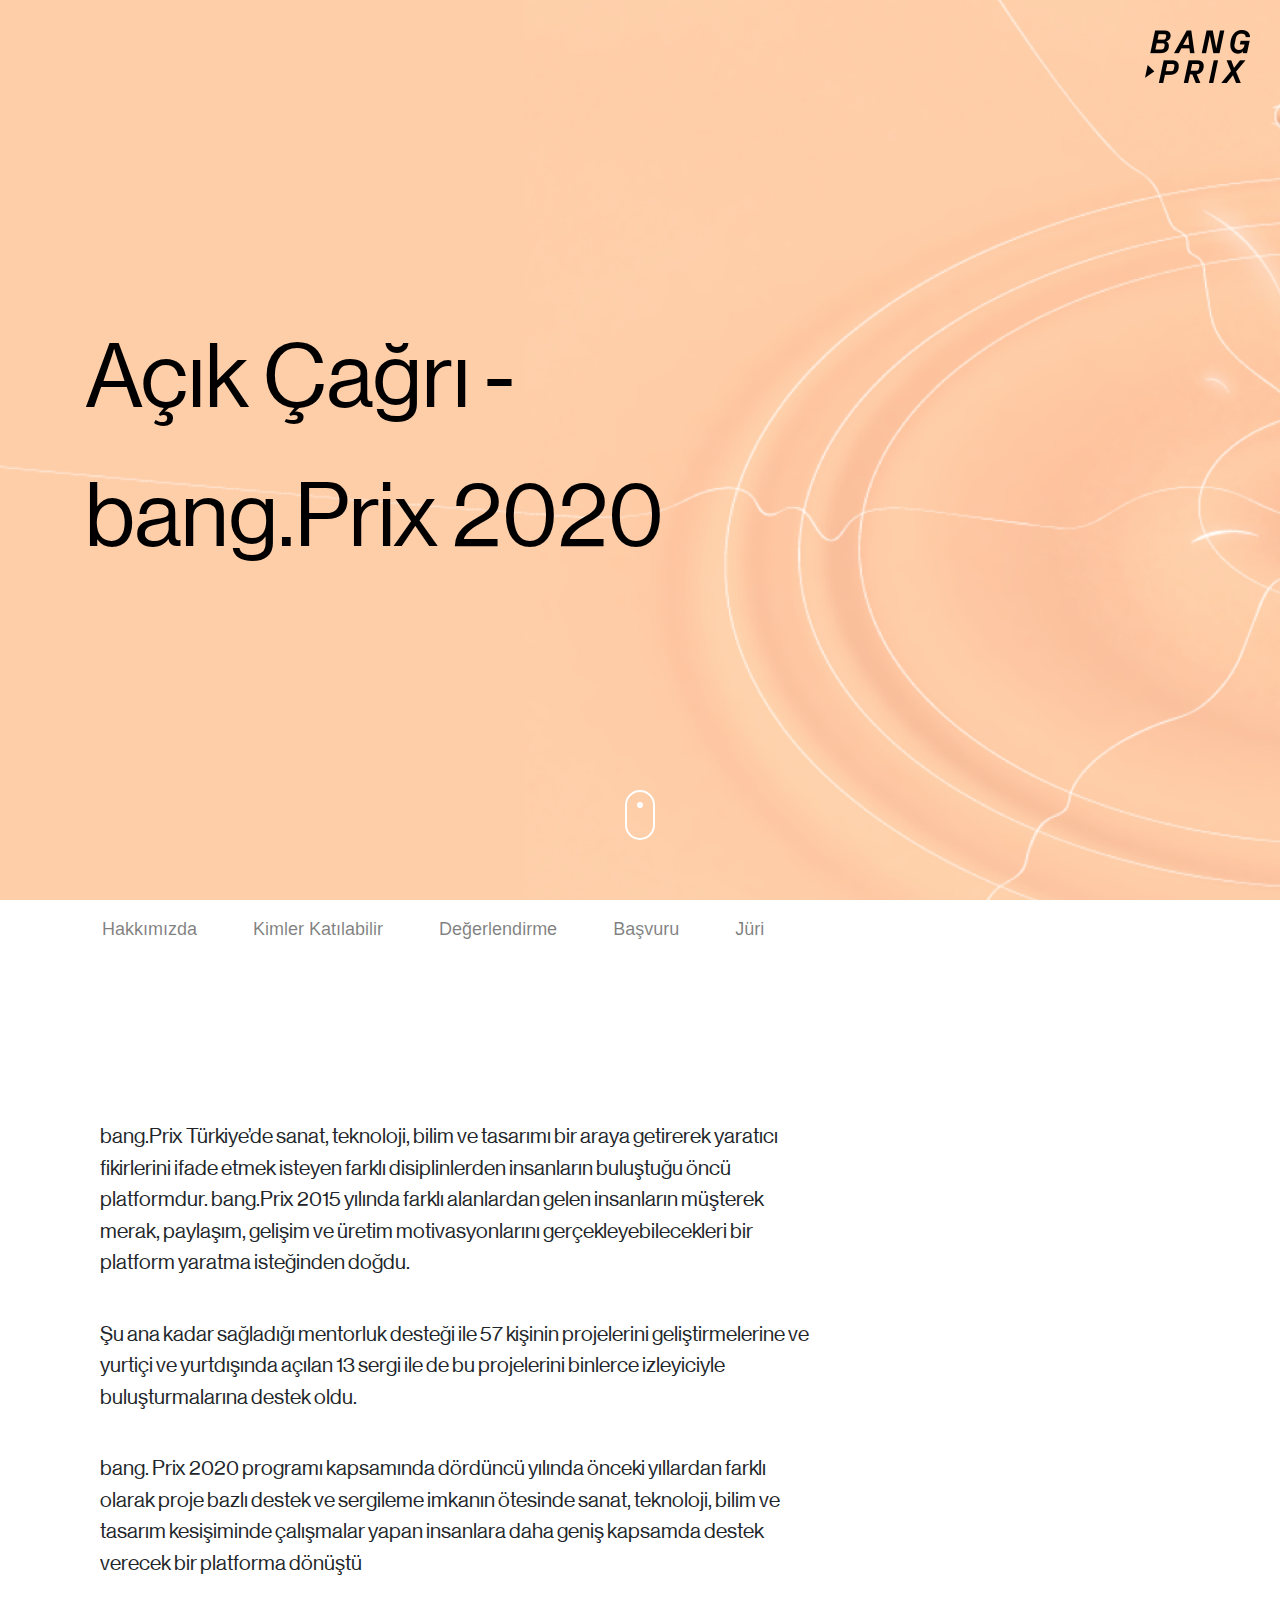
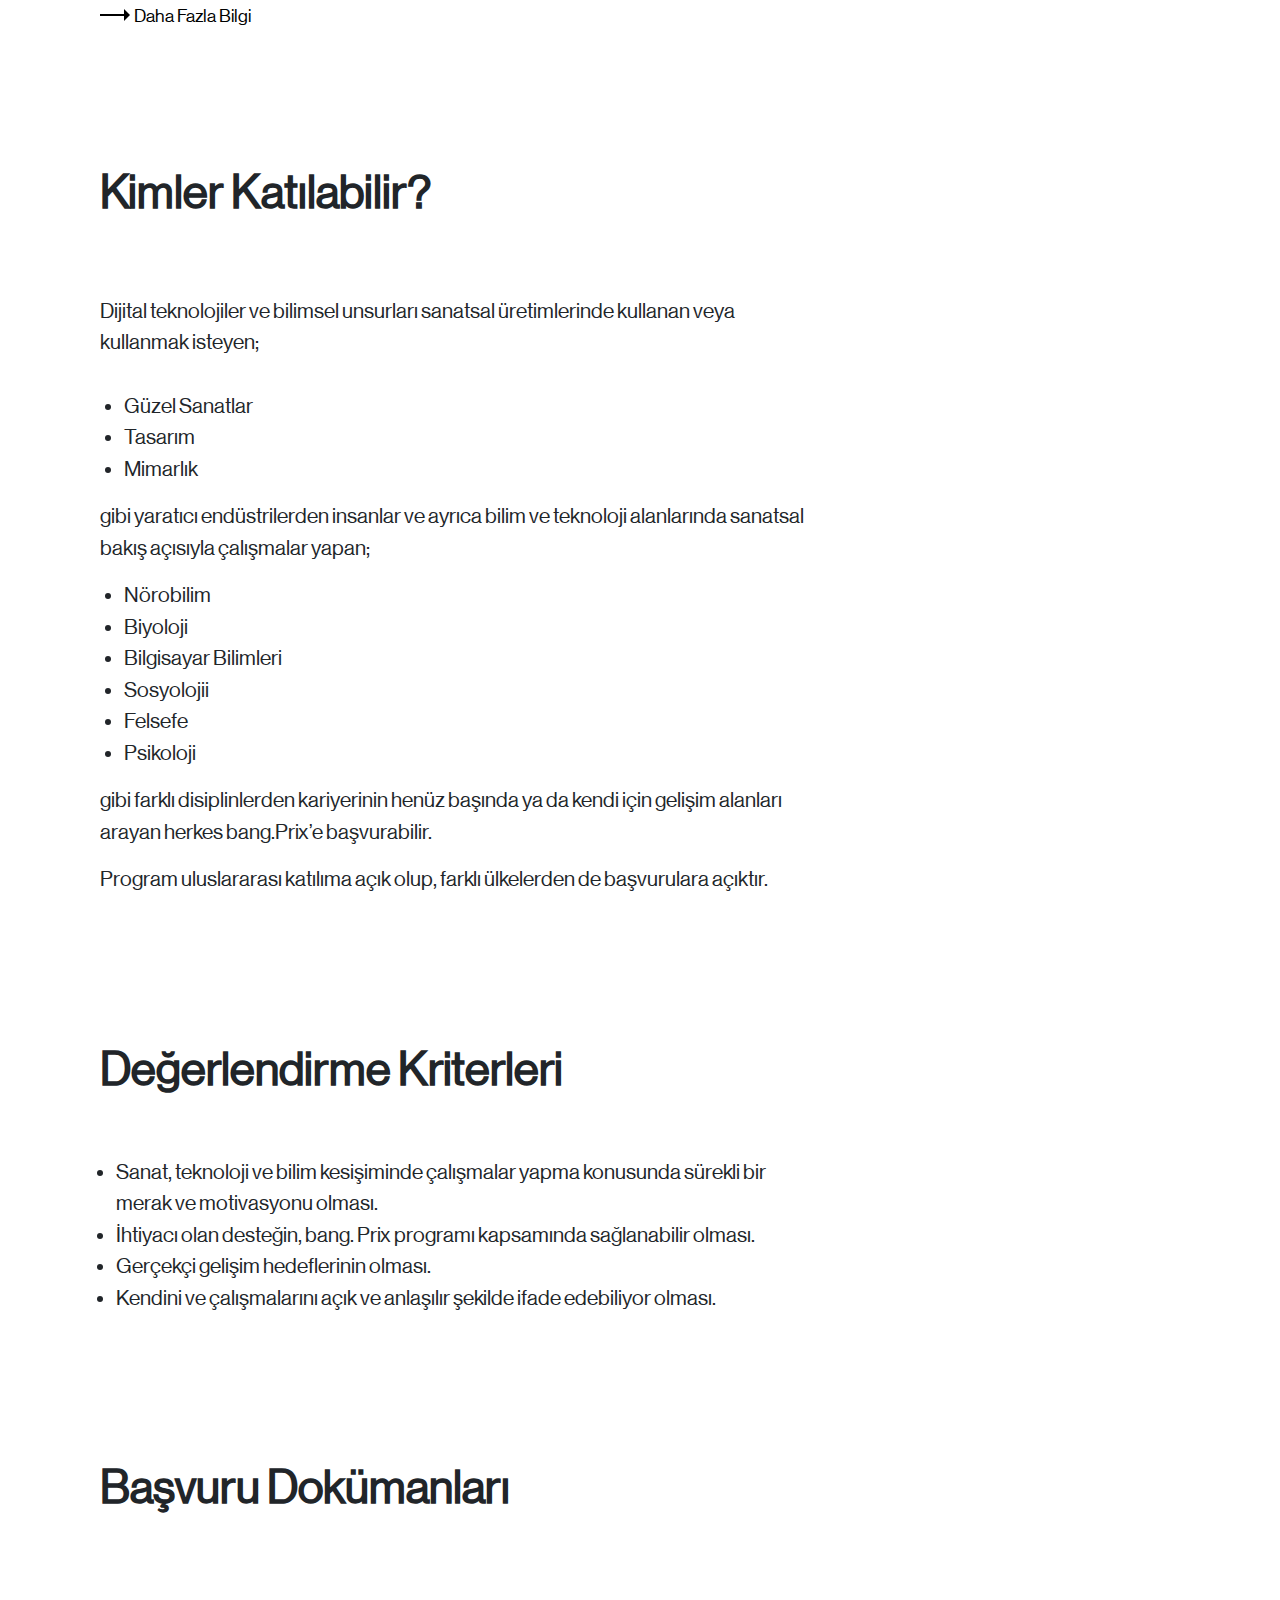
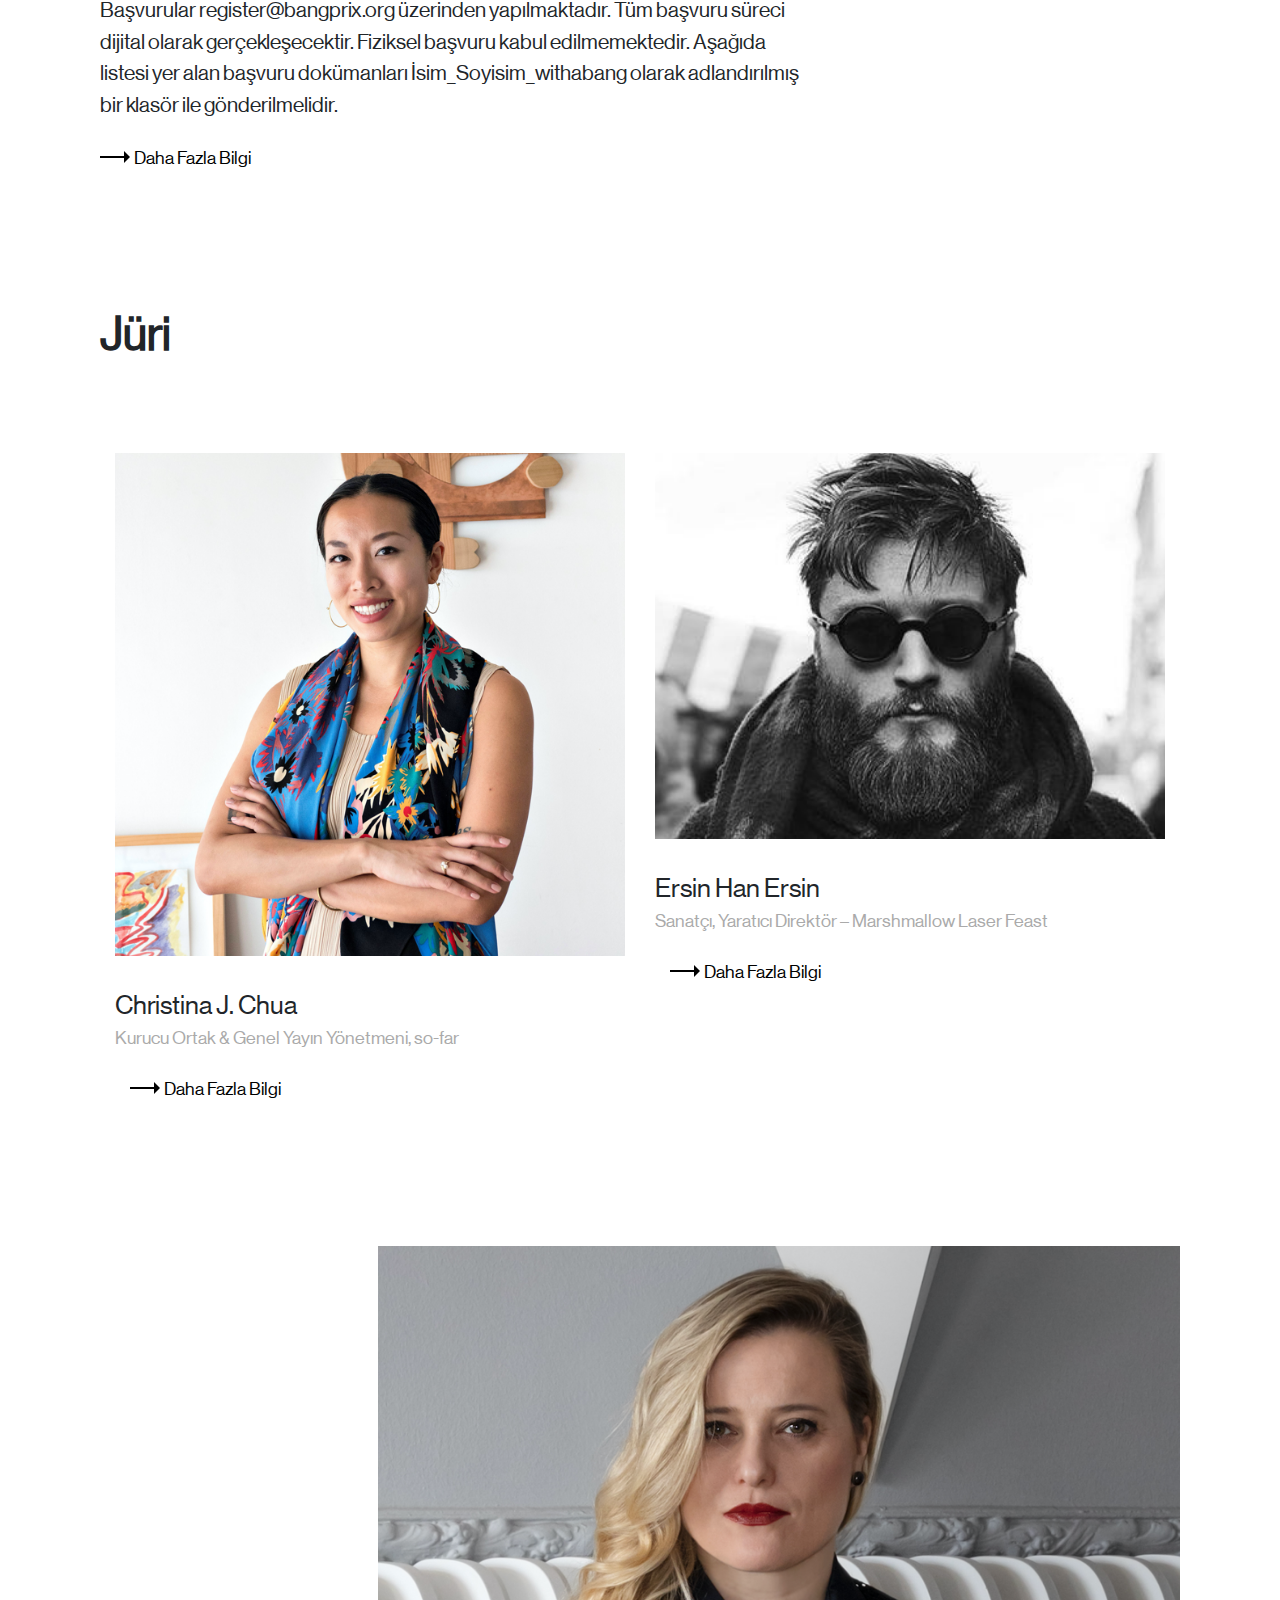
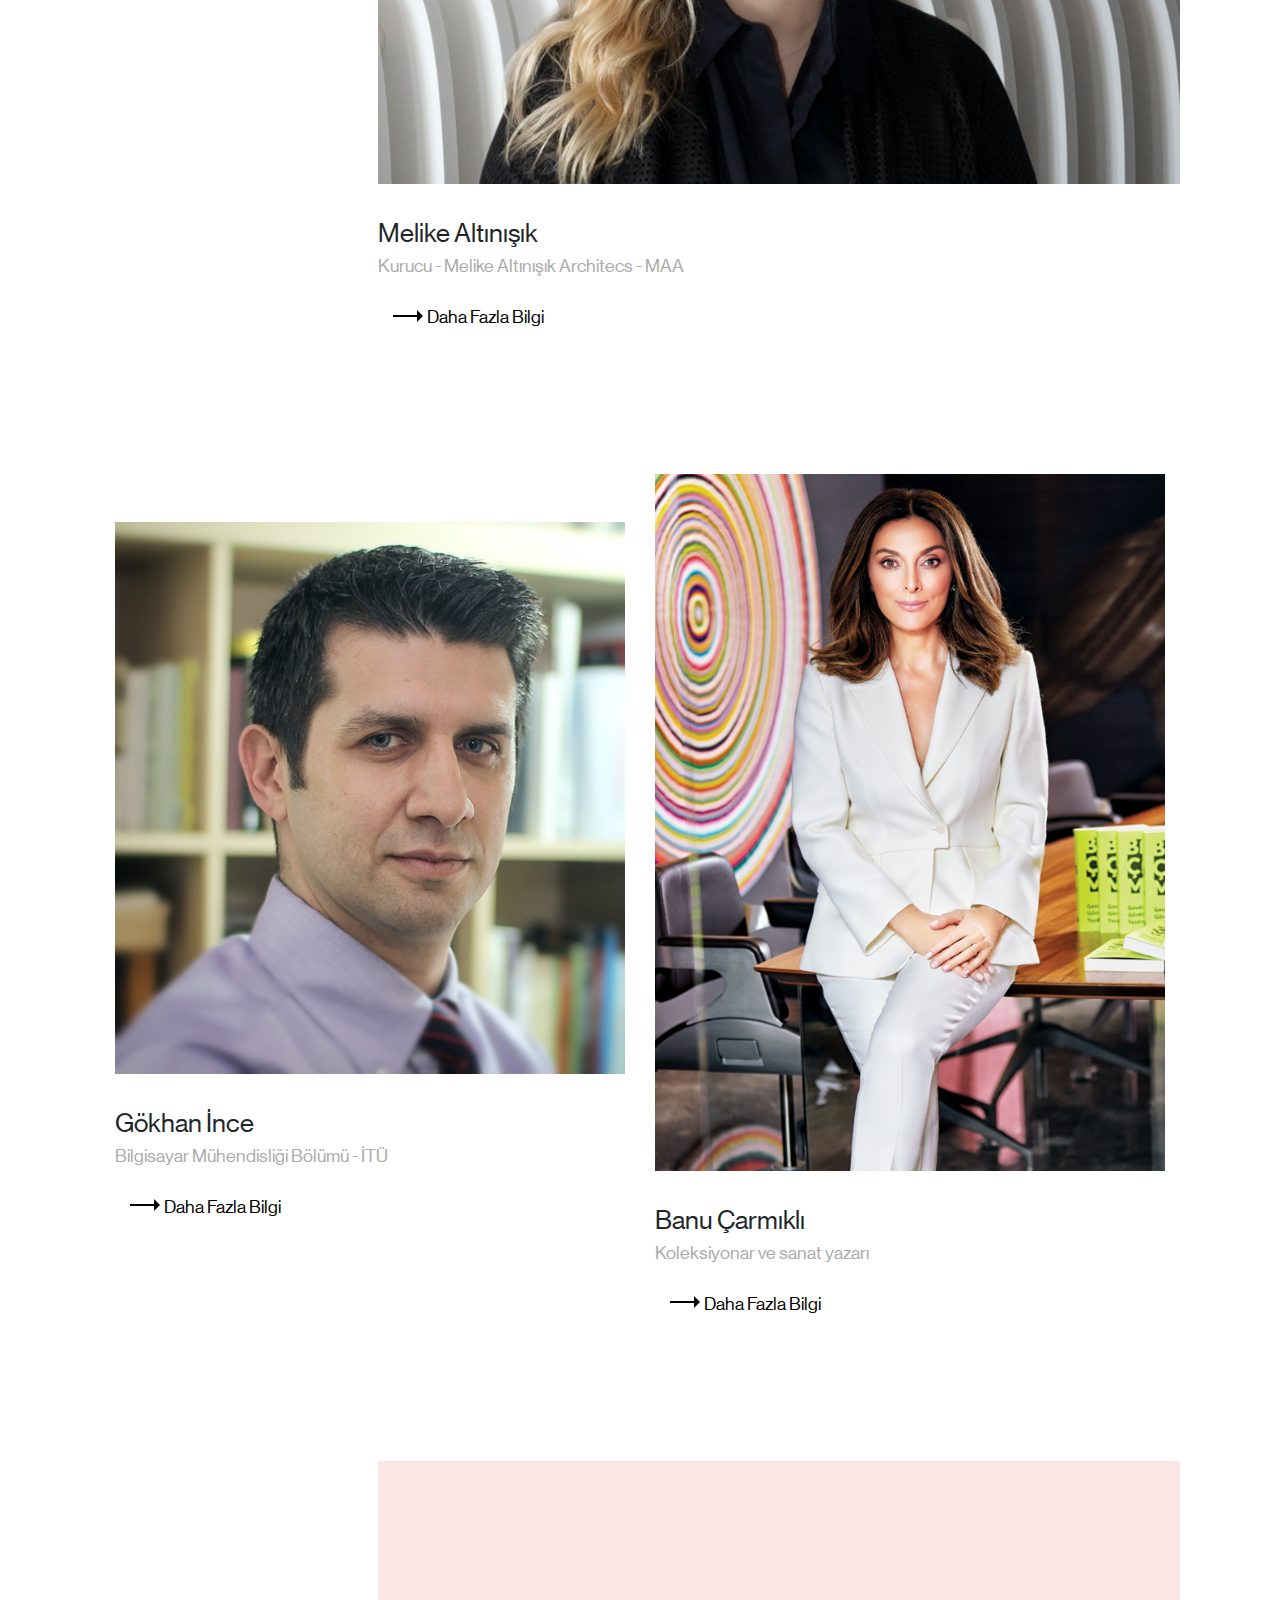
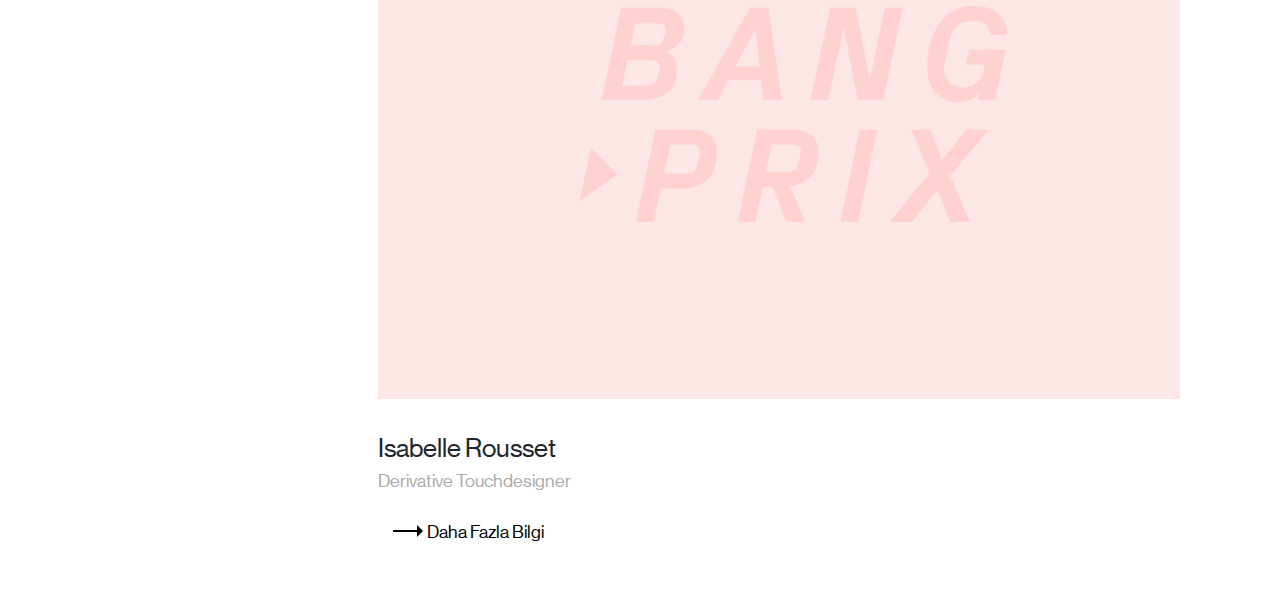
<file: index.html>
<!DOCTYPE html>
<html lang="en">

<head>
    <meta charset="UTF-8">
    <meta name="viewport" content="width=device-width, initial-scale=1.0">
    <meta http-equiv="X-UA-Compatible" content="ie=edge">
    <title>Document</title>
    <link rel="stylesheet" href="https://stackpath.bootstrapcdn.com/bootstrap/4.3.1/css/bootstrap.min.css">
    <link rel="stylesheet" href="https://maxcdn.bootstrapcdn.com/font-awesome/4.5.0/css/font-awesome.min.css">
    <link rel="stylesheet" href="style.css">
</head>

<body>
    <header class="masthead">
        <div class="container h-100">
            <div class="row h-100 align-items-center">
                <div class="logo">
                    <img src="src/images/erkek_BANGPRIX.png" alt="">
                </div>
                <div class="container-fluid">
                    <h1 class="font-weight-light fs-10">Açık Çağrı -</h1>
                    <br>
                    <h1 class="font-weight-light fs-10">bang.Prix 2020</h1>
                    <!-- <p class="lead">A great starter layout for a landing page</p> -->
                </div>
            </div>
            <div class="slider-icon" id="sliderIcon">
                <a href="javascript:void(0);" class="slider-down-icon"><span></span></a>
            </div>
        </div>
    </header>

    <!-- Page Content -->
    <section>
        <nav class="navbar navbar-expand-lg navbar-light bg-white">
            <button class="navbar-toggler" type="button" data-toggle="collapse" data-target="#navbarTogglerDemo01"
                aria-controls="navbarTogglerDemo01" aria-expanded="false" aria-label="Toggle navigation">
                <div id="nav-icon3">
                    <span></span>
                    <span></span>
                    <span></span>
                    <span></span>
                </div>
                <!-- <span class="navbar-toggler-icon"></span> -->
            </button>

            <div class="logo-mobil-header d-lg-none">
                <a style="max-width: 110px;" class="nav-link fs-18" href="javascript:void(0);">
                    <img src="src/images/erkek_BANGPRIX.png">
                </a>
            </div>

            <div class="collapse navbar-collapse" id="navbarTogglerDemo01">
                <div class="container d-flex flex-row justify-content-between p-0">
                    <div class="">
                        <ul class="navbar-nav ml-4">
                            <li class="nav-item">
                                <a class="nav-link fs-18 pr-5" href="#aboutus">Hakkımızda</a>
                            </li>
                            <li class="nav-item">
                                <a class="nav-link fs-18 pr-5" href="#join">Kimler Katılabilir</a>
                            </li>
                            <li class="nav-item">
                                <a class="nav-link fs-18 pr-5" href="#evaulation">Değerlendirme</a>
                            </li>
                            <li class="nav-item">
                                <a class="nav-link fs-18 pr-5" href="#consult">Başvuru</a>
                            </li>
                            <li class="nav-item">
                                <a class="nav-link fs-18 pr-5" href="#jury">Jüri</a>
                            </li>
                            <li class="nav-item">
                                <div class="language d-flex flex-row">
                                    <a id="turkish" class="nav-link fs-18 mr-2 mr-md-0 active-lang"
                                        href="javascript:void(0);">TR</a>
                                    <span class=" nav-link px-0 pt-1" style="line-height: 35px;">/</span>
                                    <a id="english" class="nav-link fs-18 ml-2 ml-md-0"
                                        href="javascript:void(0);">EN</a>
                                </div>
                            </li>
                        </ul>
                    </div>
                    <div class="logo-header d-none d-lg-inline-block">
                        <a style="max-width: 110px;" class="nav-link fs-18" href="javascript:void(0);">
                            <img src="src/images/erkek_BANGPRIX.png">
                        </a>
                    </div>
                </div>
            </div>
        </nav>

        <!-- Back to top button -->
        <a id="backToTopButton"></a>

        <div class="container mt-8">
            <div id="aboutus" class="d-flex flex-column navbar-header">
                <div class="col-md-8">
                    <p>
                        bang.Prix Türkiye’de sanat, teknoloji, bilim ve tasarımı bir araya getirerek yaratıcı
                        fikirlerini ifade etmek isteyen farklı disiplinlerden
                        insanların buluştuğu öncü platformdur. bang.Prix 2015 yılında farklı alanlardan gelen insanların
                        müşterek merak, paylaşım, gelişim ve üretim
                        motivasyonlarını gerçekleyebilecekleri bir platform yaratma isteğinden doğdu.
                    </p>
                    <br>
                    <p>
                        Şu ana kadar sağladığı mentorluk desteği ile 57 kişinin projelerini geliştirmelerine ve yurtiçi
                        ve yurtdışında açılan 13 sergi ile de bu
                        projelerini binlerce izleyiciyle buluşturmalarına destek oldu.
                    </p>
                    <br>
                    <p>
                        bang. Prix 2020 programı kapsamında dördüncü yılında önceki yıllardan farklı olarak proje bazlı
                        destek ve sergileme imkanın ötesinde sanat,
                        teknoloji, bilim ve tasarım kesişiminde çalışmalar yapan insanlara daha geniş kapsamda destek
                        verecek bir platforma dönüştü
                    </p>
                </div>
                <div class="d-flex col-md-8">
                    <div class="arrows mr-1">
                        <span>
                            <img src="src/images/deaha_fazla_ok.png" alt="">
                        </span>
                    </div>
                    <div class="more-information">
                        <span>
                            <a data-target="#aboutus" href="javascript:void(0);">Daha Fazla Bilgi</a>
                        </span>
                    </div>
                </div>
            </div>

            <div id="join" class="d-flex flex-column navbar-header">
                <div class="col-md-8">
                    <h1>Kimler Katılabilir?</h1>
                    <div class="d-flex flex-column mt-7">
                        <p>Dijital teknolojiler ve bilimsel unsurları sanatsal üretimlerinde kullanan veya kullanmak
                            isteyen;</p>
                        <ul class="px-4">
                            <li>
                                <p class="list-circle"></p>Güzel Sanatlar
                            </li>
                            <li>Tasarım</li>
                            <li>Mimarlık</li>
                        </ul>
                        <p>gibi yaratıcı endüstrilerden insanlar ve ayrıca bilim ve teknoloji alanlarında sanatsal bakış
                            açısıyla çalışmalar yapan;</p>
                        <ul class="px-4">
                            <li>Nörobilim</li>
                            <li>Biyoloji</li>
                            <li>Bilgisayar Bilimleri</li>
                            <li>Sosyolojii</li>
                            <li>Felsefe</li>
                            <li>Psikoloji</li>
                        </ul>
                        <p>gibi farklı disiplinlerden kariyerinin henüz başında ya da kendi için gelişim alanları arayan
                            herkes bang.Prix’e başvurabilir. </p>
                        <p>Program uluslararası katılıma açık olup, farklı ülkelerden de başvurulara açıktır.</p>
                    </div>
                </div>
            </div>

            <div id="evaulation" class="d-flex flex-column navbar-header">
                <div class="col-md-8">
                    <h1>Değerlendirme Kriterleri</h1>
                    <div class="d-flex flex-column mt-6">
                        <ul class="px-3">
                            <li>Sanat, teknoloji ve bilim kesişiminde çalışmalar yapma konusunda sürekli bir merak ve
                                motivasyonu olması.</li>
                            <li>İhtiyacı olan desteğin, bang. Prix programı kapsamında sağlanabilir olması.</li>
                            <li>Gerçekçi gelişim hedeflerinin olması.</li>
                            <li>Kendini ve çalışmalarını açık ve anlaşılır şekilde ifade edebiliyor olması.</li>
                        </ul>
                    </div>
                </div>
            </div>

            <div id="consult" class="d-flex flex-column navbar-header">
                <div class="col-md-8">
                    <h1>Başvuru Dokümanları</h1>
                    <div class="d-flex flex-column mt-8">
                        <p>
                            Başvurular register@bangprix.org üzerinden yapılmaktadır. Tüm başvuru süreci dijital olarak
                            gerçekleşecektir.
                            Fiziksel başvuru kabul edilmemektedir. Aşağıda listesi yer alan başvuru dokümanları
                            İsim_Soyisim_withabang
                            olarak adlandırılmış bir klasör ile gönderilmelidir.
                        </p>
                    </div>
                </div>
                <div class="d-flex col-md-8">
                    <div class="arrows mr-1">
                        <span>
                            <img src="src/images/deaha_fazla_ok.png" alt="">
                        </span>
                    </div>
                    <div class="more-information">
                        <span>
                            <a data-target="#consult" href="javascript:void(0);">Daha Fazla Bilgi</a>
                        </span>
                    </div>
                </div>
            </div>
            <div id="jury" class="d-flex flex-column navbar-header">
                <div class="col-md-12">
                    <h1>Jüri</h1>
                    <div class="d-flex flex-column mt-9">
                        <div class="d-flex flex-column flex-md-row flex-xl-row">
                            <div class="res col-md-6 mb-5">
                                <div class="profil-img-ers">
                                    <img src="./src/images/photosasdsad.png">
                                </div>
                                <div class="profil-name mt-30">
                                    <span>Christina J. Chua</span>
                                    <p class="job-title">Kurucu Ortak & Genel Yayın Yönetmeni, so-far</p>
                                </div>
                                <div class="d-flex col-md-8">
                                    <div class="arrows mr-1">
                                        <span><img src="src/images/deaha_fazla_ok.png" alt=""></span>
                                    </div>
                                    <div class="more-information">
                                        <span>
                                            <a data-target="#christina" href="javascript:void(0);">Daha Fazla Bilgi</a>
                                        </span>
                                    </div>
                                </div>
                            </div>
                            <div class="res col-md-6 mb-5">
                                <div class="profil-img-mlk">
                                    <img src="./src/images/unnamed-1@2x.png">
                                </div>
                                <div class="profil-name mt-30">
                                    <span>Ersin Han Ersin</span>
                                    <p class="job-title">Sanatçı, Yaratıcı Direktör – Marshmallow Laser Feast</p>
                                </div>
                                <div class="d-flex col-md-8">
                                    <div class="arrows mr-1">
                                        <span><img src="src/images/deaha_fazla_ok.png" alt=""></span>
                                    </div>
                                    <div class="more-information">
                                        <span>
                                            <a data-target="#ersinhanErsin" href="javascript:void(0);">Daha Fazla
                                                Bilgi</a>
                                        </span>
                                    </div>
                                </div>
                            </div>
                        </div>
                    </div>
                </div>
                <div class="d-flex flex-column mt-9">
                    <div class="col-md-9 offset-md-3">
                        <div class="res mb-5">
                            <div class="profil-img-ers">
                                <img src="./src/images/melike-altinisik-fotograf.png">
                            </div>
                            <div class="profil-name mt-30">
                                <span>Melike Altınışık</span>
                                <p class="job-title">Kurucu - Melike Altınışık Architecs - MAA</p>
                            </div>
                            <div class="d-flex col-md-8">
                                <div class="arrows mr-1">
                                    <span><img src="src/images/deaha_fazla_ok.png" alt=""></span>
                                </div>
                                <div class="more-information">
                                    <span>
                                        <a data-target="#melikealtinisik" href="javascript:void(0);">Daha Fazla
                                            Bilgi</a>
                                    </span>
                                </div>
                            </div>
                        </div>
                    </div>
                </div>
                <div class="col-md-12">
                    <div class="d-flex flex-column mt-9">
                        <div class="d-flex flex-column flex-md-row flex-xl-row">
                            <div class="res col-md-6 mb-5">
                                <div class="profil-img-ers pt-md-5">
                                    <img src="./src/images/gokhan-ince-fotograf.png">
                                </div>
                                <div class="profil-name mt-30">
                                    <span>Gökhan İnce</span>
                                    <p class="job-title">Bilgisayar Mühendisliği Bölümü - İTÜ</p>
                                </div>
                                <div class="d-flex col-md-8">
                                    <div class="arrows mr-1">
                                        <span><img src="src/images/deaha_fazla_ok.png" alt=""></span>
                                    </div>
                                    <div class="more-information">
                                        <span>
                                            <a data-target="#gökhanince" href="javascript:void(0);">Daha Fazla Bilgi</a>
                                        </span>
                                    </div>
                                </div>
                            </div>
                            <div class="res col-md-6 mb-5">
                                <div class="profil-img-mlk">
                                    <img src="./src/images/banu-carmikli-fotograf.png">
                                </div>
                                <div class="profil-name mt-30">
                                    <span>Banu Çarmıklı</span>
                                    <p class="job-title">Koleksiyonar ve sanat yazarı</p>
                                </div>
                                <div class="d-flex col-md-8">
                                    <div class="arrows mr-1">
                                        <span><img src="src/images/deaha_fazla_ok.png" alt=""></span>
                                    </div>
                                    <div class="more-information">
                                        <span>
                                            <a data-target="#banuCarmikli" href="javascript:void(0);">Daha Fazla
                                                Bilgi</a>
                                        </span>
                                    </div>
                                </div>
                            </div>
                        </div>
                    </div>
                </div>
                <div class="d-flex flex-column mt-9">
                    <div class="col-md-9 offset-md-3">
                        <div class="res mb-5">
                            <div class="profil-img-ers">
                                <img src="./src/images/group-13.png">
                            </div>
                            <div class="profil-name mt-30">
                                <span>Isabelle Rousset</span>
                                <p class="job-title">Derivative Touchdesigner</p>
                            </div>
                            <div class="d-flex col-md-8">
                                <div class="arrows mr-1">
                                    <span><img src="src/images/deaha_fazla_ok.png" alt=""></span>
                                </div>
                                <div class="more-information">
                                    <span>
                                        <a data-target="#isabelle" href="javascript:void(0);">Daha Fazla
                                            Bilgi</a>
                                    </span>
                                </div>
                            </div>
                        </div>
                    </div>
                </div>
            </div>
        </div>
    </section>

    <!-- popup -->
    <div class="custom-popup-overlay"></div>
    <div class="custom-popup">
        <div class="header">
            <div class="d-flex flex-row">
                <a id="closeNav" class="btn-close closebtn" href="javascript:void(0);">
                    <img src="src/images/exit.png" alt="">
                </a>
                <div class="logo">
                    <img src="src/images/erkek_BANGPRIX.png" alt="">
                </div>
            </div>


        </div>
        <div class="body overlay-content"></div>
    </div>

    <!-- content -->
    <div style="display:none;" class="popup-content">
        <div id="christina">
            <div class="d-flex flex-column px-5">
                <div class="d-flex flex-column flex-md-row flex-column-reverse mb-5">
                    <div class="col-md-7">
                        <p class="text-left text-detail-space">
                            2008'den beri sanat yazarı ve 2012'den beri bir galerist olan Christina J. Chua, Singapur'un
                            sanat ekolojisinde aktif rol oynadı. Son on yılda, uluslararası ve yerel görsel sanatlar
                            yayınlarına katkılarıyla güçlü bir ağ kurdu ve Güneydoğu ve Doğu Asya ve Orta Doğu'daki
                            ticari galerilerde ve sanat fuarlarında çalıştı. Dünyanın dört bir yanından “blue-chip”
                            çağdaş sanatçıları temsil etti ve sergiledi. Christina so-far’da Kurucu Ortak ve Genel Yayın
                            Yönetmenidir. (singapur)
                        </p>
                    </div>
                    <div class="col-md-5">
                        <div class="d-flex flex-column text-left">
                            <div class="jury-profile-img">
                                <img src="src/images/bitmap-chr.png" alt="">
                            </div>
                            <div class="jury-profile-name mt-2">
                                <h4>Christina J. Chua</h4>
                            </div>
                            <div class="jury-profile-job">
                                <span>Kurucu Ortak & Genel Yayın Yönetmeni, so-far</span>
                            </div>
                        </div>
                    </div>
                </div>
            </div>
        </div>

        <div id="ersinhanErsin">
            <div class="d-flex flex-column px-5">
                <div class="d-flex flex-column flex-md-row flex-column-reverse mb-5">
                    <div class="col-md-7">
                        <p class="text-left text-detail-space">
                            Ersin Han Ersin, Londra merkezli deneysel stüdyo Marshmallow Laser Feast’te sanatçı ve
                            yaratıcı direktördür. Ersin’in sanat pratiği, heykel, yerleştirme, canlı performans ve karma
                            gerçeklik gibi çok çeşitli disiplinleri bir araya getiriyor.
                        </p>
                        <br>
                        <p class="text-left text-detail-space">
                            Çalışmaları, bizi çevreleyen gizli doğal güçleri aydınlatır, katılımcıları günlük
                            deneyimlerinin ötesinde duyusal bir algı ile gezinmeye davet eder. Bu alanlarda, bilinen
                            fiziksel dünya, en az bir kez üstün olan, araştırmalarla desteklenen ve dünyadaki yaşam için
                            temel olan ağları, süreçleri ve sistemleri ortaya çıkarmak için kaldırılır.
                        </p>
                        <br>
                        <p class="text-left text-detail-space">
                            Saatchi Gallery'de sergilenerek eleştirmenlerin beğenisini ve takdirini kazanan; Design
                            Museum Beazley Awards’ta Yılın Tasarımı olarak aday gösterilen ve Wired Innovation Award
                            (2016) kazanan “We Live in an Ocean of Air” ve “In The Eyes Of The Animal”ın tasarımını ve
                            yönetmenliğini yaptı. Son olarak Ersin ve MLF ekibi, "TreeHugger, Wawona" eseri için Tribeca
                            Film Festival Storyscapes Awards’ta Hikaye Anlatımında İnovasyon ve VR Arles Festival’da En
                            İyi VR Film ödülünü kazandı.
                        </p>
                        <br>
                        <p class="text-left text-detail-space">
                            Ersin’in çalışmaları Lizbon Trienali, Sundance Film Festival New Frontier, Tribeca Film
                            Festival Storyscapes, İstanbul Tasarım Bienali, Londra, New York ve Şangay gibi dünyanın bir
                            çok yerinde sergilendi.
                        </p>
                        <br>
                        <p class="text-left text-detail-space">
                            Ersin, konuk öğretim görevlisi olarak Bartlett School of Architecture'da Interactive
                            Architecture Lab’de ders vermektedir.
                        </p>
                        <br>
                        <p class="text-left text-detail-space">

                            1984 Türkiye doğumlu olan Ersin Han, Gazi Üniversitesi'nde Görsel İletişim Tasarımı okudu.
                            Londra'daki Goldsmiths Üniversitesi, Hesaplamalı Stüdyo Sanatları bölümünde yüksek lisans
                            yaptı.
                        </p>
                    </div>
                    <div class="col-md-5">
                        <div class="d-flex flex-column text-left">
                            <div class="jury-profile-img">
                                <img src="src/images/bitmap-ers.png" alt="">
                            </div>
                            <div class="jury-profile-name mt-2">
                                <h4>Ersin Han Ersin</h4>
                            </div>
                            <div class="jury-profile-job">
                                <span>Sanatçı, Yaratıcı Direktör – Marshmallow Laser Feast</span>
                            </div>
                        </div>
                    </div>
                </div>
            </div>
        </div>

        <div id="melikealtinisik">
            <div class="d-flex flex-column px-5">
                <div class="d-flex flex-column flex-md-row flex-column-reverse mb-5">
                    <div class="col-md-7">
                        <p class="text-left text-detail-space">
                            Melike Altınışık Mimarlık-MAA kurucusu Melike Altınışık mimar, tasarımcı ve akademisyen
                            olarak, tüm çalışmalarında yenilikçi bir yaklaşım ortaya koymayı ve mimarlık pratiğinin yeni
                            tasarım teknolojileri ile kurduğu ilişkisel düşünce kapasitesini geliştirmeyi hedefler.
                        </p>
                        <br>
                        <p class="text-left text-detail-space">
                            2004 yılında uluslararası platformda başlayan profesyonel mimari çalışmaları ile
                            uzmanlığını,
                            master-plan, yüksek yapılar; konferans merkezi, müze gibi kültürel yapı tasarımlarından özel
                            üretim mobilya tasarımlarına, farklı ölçeklerde, geniş bir yelpazede geliştirmiştir.
                            Tasarımları ile Europe 40 under 40, FEIDAD Tasarım Ödülü (Far Eastern International Digital
                            Architecture Design Award) ve İsviçre Sanat Ödülü (Swiss Arts Award) gibi birçok prestijli
                            ödül almıştır.
                        </p>
                        <br>
                        <p class="text-left text-detail-space">
                            Çeşitli ulusal, uluslararası ve davetli mimari proje yarışmalarında, sergilerde ve
                            yayınlarda yer aldı. MAA Projeleri arasında İstanbul’da yapımı devam eden fütüristik
                            yapıdaki 369 metrelik “Istanbul TV ve Radyo Kulesi” ile Güney Kore’nin Seul şehrinde ki
                            dünyanın ilk öncü “Robot Bilimi Müzesi” yer almaktadır. Melike Altınışık, MAA Istanbul ve
                            Seul ofislerinde ulusal ve uluslararası mimari çalışmalarına devam etmektedir.
                        </p>
                        <br>
                        <p class="text-left text-detail-space">
                            Profesyonel mimarlık çalışmalarına paralel olarak AA (Architectural Association, London),
                            SAC (Staedelschule of Architecture, Frankfurt), LAU (Lebanese American University, Beirut),
                            ITU (Istanbul Technical University), İstanbul Bilgi Üniversitesi gibi çeşitli eğitim
                            kurumlarına stüdyo yürütücüsü, misafir konuşmacı ve jüri üyesi olarak davet edilmiştir.
                        </p>
                        <br>
                        <p class="text-left text-detail-space">
                            İstanbul’da kendi mimarlık pratiğini kurmadan önce, Londra’da Zaha Hadid Architects
                            bünyesinde Lead Architect (Proje yürütücüsü) olarak uluslararası platformda tecrübe
                            edinmiştir. (2006-2013)
                        </p>
                        <br>
                        <p class="text-left text-detail-space">
                            Architectural Association Design Research Laboratory’de (AA DRL 04’-06’) Mimarlık ve Kentsel
                            Tasarım üzerine yüksek lisans eğitimi almıştır ve lisans eğitimini ise Istanbul Teknik
                            Üniversitesinde bölüm birincisi olarak tamamlamıştır, ITU (2003) Istanbul.
                        </p>
                    </div>
                    <div class="col-md-5">
                        <div class="d-flex flex-column text-left">
                            <div class="jury-profile-img">
                                <img src="src/images/melike-altinisik-popp-up-photos.png" alt="">
                            </div>
                            <div class="jury-profile-name mt-2">
                                <h4>Melike Altınışık</h4>
                            </div>
                            <div class="jury-profile-job">
                                <span>Kurucu - Melike Altınışık Architects - MAA</span>
                            </div>
                        </div>
                    </div>
                </div>
            </div>
        </div>

        <div id="gökhanince">
            <div class="d-flex flex-column px-5">
                <div class="d-flex flex-column flex-md-row flex-column-reverse mb-5">
                    <div class="col-md-7">
                        <p class="text-left text-detail-space">
                            Gökhan İnce, Elektronik ve Haberleşme Mühendisliği alanında lisans derecesini 2004 yılında
                            İstanbul Teknik Üniversitesi’nden, Bilişim ve Haberleşme Mühendisliği alanında yüksek lisans
                            derecesini 2007 yılında Almanya’da Technische Universität Darmstadt’tan ve Mekanik ve Çevre
                            Bilişimi alanındaki doktorasını 2011 yılında Japonya’da Tokyo Institute of Technology’den
                            almıştır. 2006-2008 yılları arasında Honda Research Institute Europe, Offenbach, Almanya ve
                            2008-2012 yılları arasında Honda Research Institute Japan, Co., Ltd., Saitama, Japonya’da
                            bilim insanı olarak çalışmıştır.
                        </p>
                        <p class="text-left text-detail-space">
                            2012 yılından itibaren İstanbul Teknik Üniversitesi Bilgisayar Mühendisliği bölümünde
                            yardımcı doçent olarak çalışmaktadır. Araştırma konuları insan-bilgisayar etkileşimi, yapay
                            zeka, robotik ve işaret işlemedir. IEEE, RAS, ISAI ve ISCA üyesidir.
                        </p>
                    </div>
                    <div class="col-md-5">
                        <div class="d-flex flex-column text-left">
                            <div class="jury-profile-img">
                                <img src="src/images/photos-gkhn.png" alt="">
                            </div>
                            <div class="jury-profile-name mt-2">
                                <h4>Dr. Öğr. Üyesi Gökhan İnce</h4>
                            </div>
                            <div class="jury-profile-job">
                                <span>Bilgisayar Mühendisliği Bölümü - İTÜ</span>
                            </div>
                        </div>
                    </div>
                </div>
            </div>
        </div>

        <div id="banuCarmikli">
            <div class="d-flex flex-column px-5">
                <div class="d-flex flex-column flex-md-row flex-column-reverse mb-5">
                    <div class="col-md-7">
                        <p class="text-left text-detail-space">
                            1965, İstanbul doğumlu Banu Çarmıklı, İngiltere’de Richmond Üniversitesi’ndeki eğitimini
                            takiben, 1982-1987 yılları arasında Londra’da Sotheby’s ve İstanbul’da Yalçın Sadak’ın Sanat
                            Tarihi seminerlerine katıldı. 1988’ten itibaren sanata özel bir ilgi besleyen Banu Çarmıklı,
                            temel motivasyonunu, yalnızca bir izleyici olmanın ötesinde, bir eserin yaratım serüvenine
                            tanık olmak, bu süreçte sanatçının fikirlerine, yeteneğine dair izler bulmaya çalışmak
                            olarak tanımlıyor. Var olan koleksiyon bilincini aldığı eğitimlerle daha ileri bir noktaya
                            taşıyan ve koleksiyon oluşturmanın ne denli birikim ve efor gerektiren bir süreç olduğunu
                            yakinen deneyimleyen Çarmıklı, bu deneyimini kalıcılaştırmak, sanatseverlerle paylaşmak
                            arzusuyla 2011 yılında “Gezdim, Gördüm, Yazdım” isimli kişisel blog sitesini kurdu. 2018
                            yılında bloğu ile aynı ismi taşıyan “Gezdim, Gördüm, Yazdım” kitabını yayınlayarak kaleme
                            aldığı yazıların bir derlemesini okuyucuyla paylaştı.
                        </p>
                        <br>
                        <p class="text-left text-detail-space">
                            Vatan Gazetesi, Milliyet Gazetesi ve Milliyet Sanat Dergisi’ndeki köşelerinde haftalık ve
                            aylık olarak yazıları yayınlanmış olan Banu Çarmıklı, düzenli olarak güncellenen bloğunun
                            yanı sıra online sanat portallarında da varlık göstermektedir.

                        </p>
                    </div>
                    <div class="col-md-5">
                        <div class="d-flex flex-column text-left">
                            <div class="jury-profile-img">
                                <img src="src/images/bitmap.png" alt="">
                            </div>
                            <div class="jury-profile-name mt-2">
                                <h4>Banu Çarmıklı</h4>
                            </div>
                            <div class="jury-profile-job">
                                <span>Koleksiyoner & Sanat Yazarı</span>
                            </div>
                        </div>
                    </div>
                </div>
            </div>
        </div>

        <div id="aboutus">
            <div class="d-flex flex-column pl-5">

                <div class="d-flex flex-column">
                    <div class="col pr-0">
                        <img src="src/images/bang-prix-timeline-3.png" alt="">
                    </div>
                    <div class="col-md-7">
                        <h1 class="text-left mb-5 mt-12">Hakkımızda</h1>
                        <p class="text-left text-detail-space">
                            bang.Prix Türkiye’de sanat, teknoloji, bilim ve tasarımı bir araya getirerek yaratıcı
                            fikirlerini ifade etmek isteyen farklı disiplinlerden insanların buluştuğu öncü platformdur.
                            bang.Prix 2015 yılında farklı alanlardan gelen insanların müşterek merak, paylaşım, gelişim
                            ve
                            üretim motivasyonlarını gerçekleyebilecekleri bir platform yaratma isteğinden doğdu.
                        </p>
                        <br>
                        <p class="text-left text-detail-space">
                            Şu ana kadar sağladığı mentorluk desteği ile 57 kişinin projelerini geliştirmelerine ve
                            yurtiçi
                            ve yurtdışında açılan 13 sergi ile de bu projelerini binlerce izleyiciyle buluşturmalarına
                            destek oldu.
                        </p>
                        <br>
                        <p class="text-left text-detail-space">
                            bang. Prix 2020 programı kapsamında dördüncü yılında önceki yıllardan farklı olarak proje
                            bazlı
                            destek ve sergileme imkanın ötesinde sanat, teknoloji, bilim ve tasarım kesişiminde
                            çalışmalar
                            yapan insanlara daha geniş kapsamda destek verecek bir platforma dönüştü.
                        </p>
                        <br>
                        <p class="text-left text-detail-space">
                            - bang. Prix farklı disiplinlerden gelen insanların bir arada çalışabildikleri bir platform
                            sunarak, gerek bireysel gerekse kültürel kapasiteyi genişletmeye yönelik bir çapraz-gelişim
                            ortamı sağlar.
                        </p>
                        <br>
                        <p class="text-left text-detail-space">
                            - bang. Prix sadece dijital teknolojilerin öncü örneklerini çalışmalarına entegre eden
                            sanatçıları ve yaratıcı sektörlerdeki kişileri değil; aynı zamanda kendi alanlarında
                            sundukları
                            çözümleri sanatsal yaklaşımlar ile besleyen sinirbilim, biyoloji, mühendislik gibi farklı
                            alanlardan kişileri de destekler.
                        </p>
                        <br>
                        <p class="text-left text-detail-space">
                            - bang. Prix, farklı disiplinlerden gelen katılımcılarımızın ve izleyicilerimizin
                            meraklarını
                            harekete geçirerek ilham verici ve yaratıcı üretimlere dönüştürmek için tasarlanmıştır.
                        </p>
                        <br>
                        <p class="text-left text-detail-space">
                            -bang. Prix katılımcılarının çalışmalarını olduğu kadar gelişim süreçlerini de dünyanın
                            farklı
                            ülkelerinden bir çok insanla paylaşabilecekleri bir platformdur. En az ortaya çıkan
                            üretimlerin
                            sergilendiği sonuç kadar ilham, hayal, keşif ve üretim gibi yaratım sürecinin tüm
                            aşamalarının
                            izlenilebilirliğinin önemli olduğu ilham verici bir ortam sağlıyor olmanın mutluluğunu
                            yaşıyoruz.
                        </p>
                        <br>
                        <p class="text-left text-detail-space">
                            -Günümüzün çağdaş zamanlarını şekillendiren anlatılarını keşfeden disiplinlerarası projeleri
                            başlatma, geliştirme ve bağlamsallaştırma konusundaki bilgi birikimizi, uzmanlığımızı ve
                            vizyonumuzu sunuyoruz.
                        </p>
                        <br>
                        <p class="text-left text-detail-space">
                            - Farklı ülkelerden katılımcılarımız ve organizasyonlar arasındaki sinerjiyi oluşturmak için
                            sanat, teknoloji, bilim ve tasarım keşiminde çalışmalar yapan tüm dünyadan paydaşlarla
                            iletişim
                            ve işbirliği halindeyiz.
                        </p>
                        <br>
                        <p class="text-left text-detail-space">
                            -bang. Prix, katılımcılarımızın üretimlerini başarıyla gerçekleştirebilmeleri ve sahip
                            oldukları
                            bilgi, yetkinlik ve deneyimlerini artırabilmeleri için ihtiyaç duydukları eğitimlere,
                            kitaplara
                            ve atölye çalışmalarına erişmelerini ve bang. Prix ve diğer organizasyonlarda sergileme gibi
                            olanaklara ulaşmalarını kolaylaştırıcı destekler sağlar.
                        </p>
                        <br>
                        <p class="text-left text-detail-space">
                            - Dünya genelindeki ilişkileri harekete geçirerek katılımcılarımızın alanlarında ihtiyaç
                            duydukları staj ve misafir sanatçı programı gibi imkanlara ulaşabilmelerine ve farklı
                            platformlarda tanıtımlarını yapmalarına destek olur.
                        </p>
                        <br>
                        <p class="text-left text-detail-space">
                            - bang. Prix’e katılan bir kişi, bir yıllık destek programı tamamlandıktan sonra da her
                            zaman
                            için bang. Prix topluluğunun bir parçası olmaya; ilerleyen yıllarda da bu platform dahilinde
                            yurt içinde ve yurt dışında sunulan ilişki ağına dahil olma ve sergileme gibi faydalardan
                            yararlanmaya devam eder.
                        </p>
                        <br>
                        <p class="text-left text-detail-space">
                            - bang. Prix, katılımcılarının hızla dönüşen dünyanın parçası olarak tüm ülkelerden sanat,
                            teknoloji, bilim ve tasarım kesişiminde çalışmalar yapan herkese kapılarını açmaktadır.
                            Uluslararası katılımcılar için program içerdiği çevrimiçi ve çevrimdışı platformlarla esnek
                            ve
                            erişilebilir bir yapıdadır.
                        </p>
                        <br>
                        <p class="text-left text-detail-space">
                            - bang. Prix değişim potansiyelinin tahmin edilemezliği, kararsızlığı ve belirsizliğindeki
                            patlayıcı enerjiye güvenir. Yaratıcı ifadelere yaklaşmanın, onları deneyimlemenin ve ifade
                            etmenin yeni yollarını aramayı ve bulunmasını desteklemeyi asla bırakmaz.
                        </p>
                        <br>
                        <p class="text-left text-detail-space">
                            - 2020 programına katılmak için sanat, teknoloji, bilim ve tasarım alanlarındaki meraklı ve
                            üretme isteği olan yaratıcı zihinleri arıyoruz.
                        </p>
                        <br>
                        <p class="text-left text-detail-space">
                            Sizlerin soru işaretlerinizi cevaplayabilmek adına en iyi bilgiyi sağlamak için çalışıyoruz.
                            Bir sorunuz, yorumunuz varsa ya da sadece merhaba demek isterseniz bizimle hi@bangprix.org
                            üzerinden iletişime geçebilirsiniz.
                        </p>
                        <br>
                        <p class="text-left text-detail-space">
                            bang. Prix’nin ana destekçisi ArtBizTech’dir. [link]
                        </p>
                    </div>
                </div>
            </div>
        </div>

        <div id="consult" class="consult">
            <div class="d-flex flex-column px-5">
                <div class="d-flex flex-column mb-5">
                    <div class="col-md-7">
                        <h1 class="text-left mb-5">Başvuru Dökümanları</h1>
                        <p class="text-left text-detail-space">
                            Başvurular register@bangprix.org üzerinden yapılmaktadır. Tüm başvuru süreci dijital olarak
                            gerçekleşecektir. Fiziksel başvuru kabul edilmemektedir. Aşağıda listesi yer alan başvuru
                            dokümanları İsim_Soyisim_withabang olarak adlandırılmış bir klasör ile gönderilmelidir.
                        </p>
                        <br>
                        <ul style="list-style: none;" class="text-left text-detail-space pl-0">
                            <li>1- Katılımcıya ait şimdiye kadar gerçekleştirilmiş olan projeleri içeren
                                portfolyo/özgeçmiş</li>
                            <br>
                            <li>2- Motivasyon mektubu (Maksimum 800 kelime, İsim_Soyisim_MM)</li>
                            <br>
                            <li class="d-flex flex-column">
                                <ul style="list-style: none;" class="pl-4">
                                    <li>a. Programa katılma motivasyonu</li>
                                    <li>b. Program dahilinde geliştirmeyi hedeflediği çalışma
                                        (proje, araştırma).</li>
                                    <li>c. Çalışmalarına ilham ve destek alabilmek için
                                        iletişime geçmeyi planladığı kişi
                                        ve
                                        organizasyonlar</li>
                                    <li>d. Programdan beklentisi</li>
                                </ul>
                            </li>
                            <br>
                            <li>3- Geliştirmeyi hedeflediği çalışma (proje, araştırma) ile ilgili varsa destekleyici
                                dokümanlar</li>
                            <br>
                            <li>4- İki referans kişinin iletişim bilgileri</li>
                            <br>
                            <li>5-Opsiyonel olarak motivasyon mektubunu destekleyici video (1 dakikanın altında)</li>
                        </ul>
                        <br>
                        <p class="text-left text-detail-space">
                            Başvurular İngilizce ya da Türkçe olarak gerçekleştirilebilir, dosyalar yalnızca pdf ve MP4
                            formatında olmalıdır.
                        </p>
                        <br>
                        <p class="text-left text-detail-space">Sorunuz olması durumunda bizlere hi@bangprix.org
                            adresimizden her zaman
                            ulaşabilirsiniz.</p>
                    </div>
                </div>
            </div>
        </div>
    </div>

    <script src="https://code.jquery.com/jquery-3.3.1.slim.min.js"></script>
    <script src="https://code.jquery.com/jquery-2.2.4.min.js"
        integrity="sha256-BbhdlvQf/xTY9gja0Dq3HiwQF8LaCRTXxZKRutelT44=" crossorigin="anonymous"></script>
    <script src="https://cdnjs.cloudflare.com/ajax/libs/popper.js/1.14.7/umd/popper.min.js"></script>
    <script src="https://stackpath.bootstrapcdn.com/bootstrap/4.3.1/js/bootstrap.min.js"></script>
    <script src="main.js"></script>

</body>

</html>
</file>
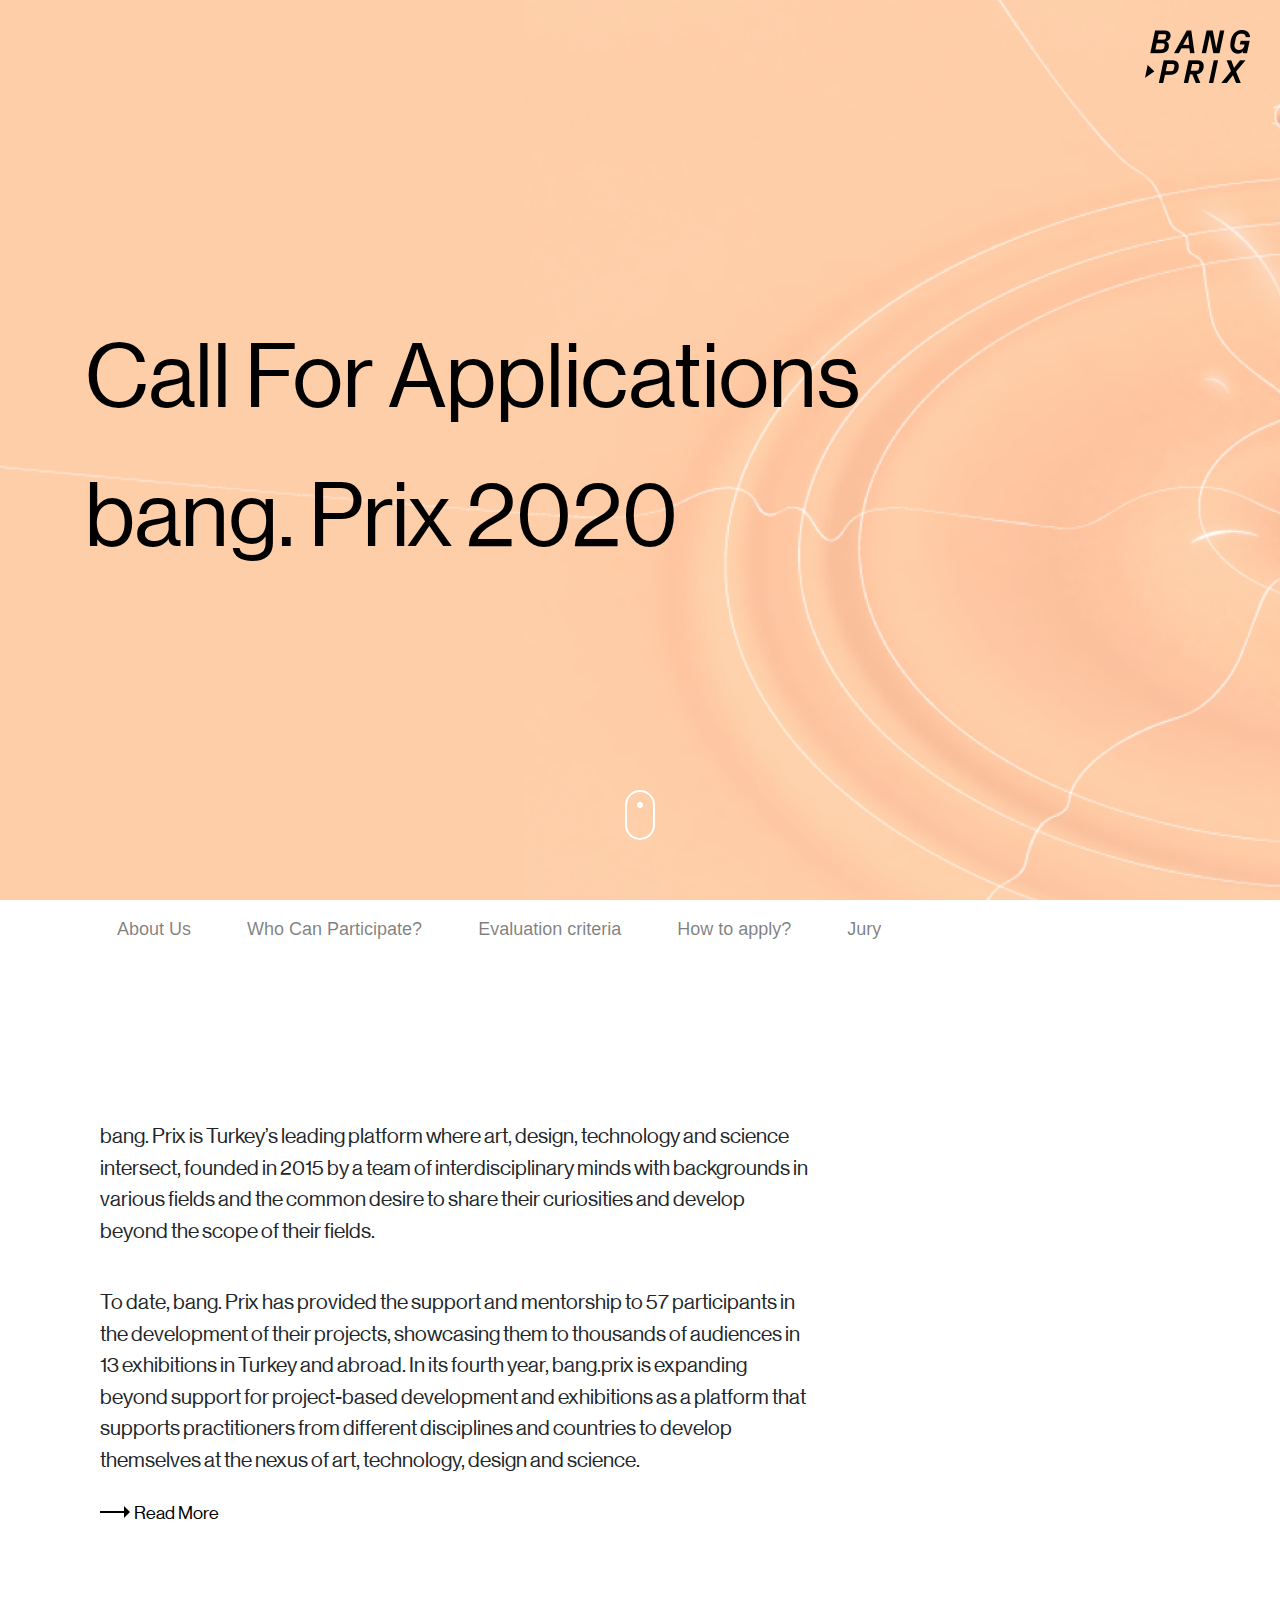
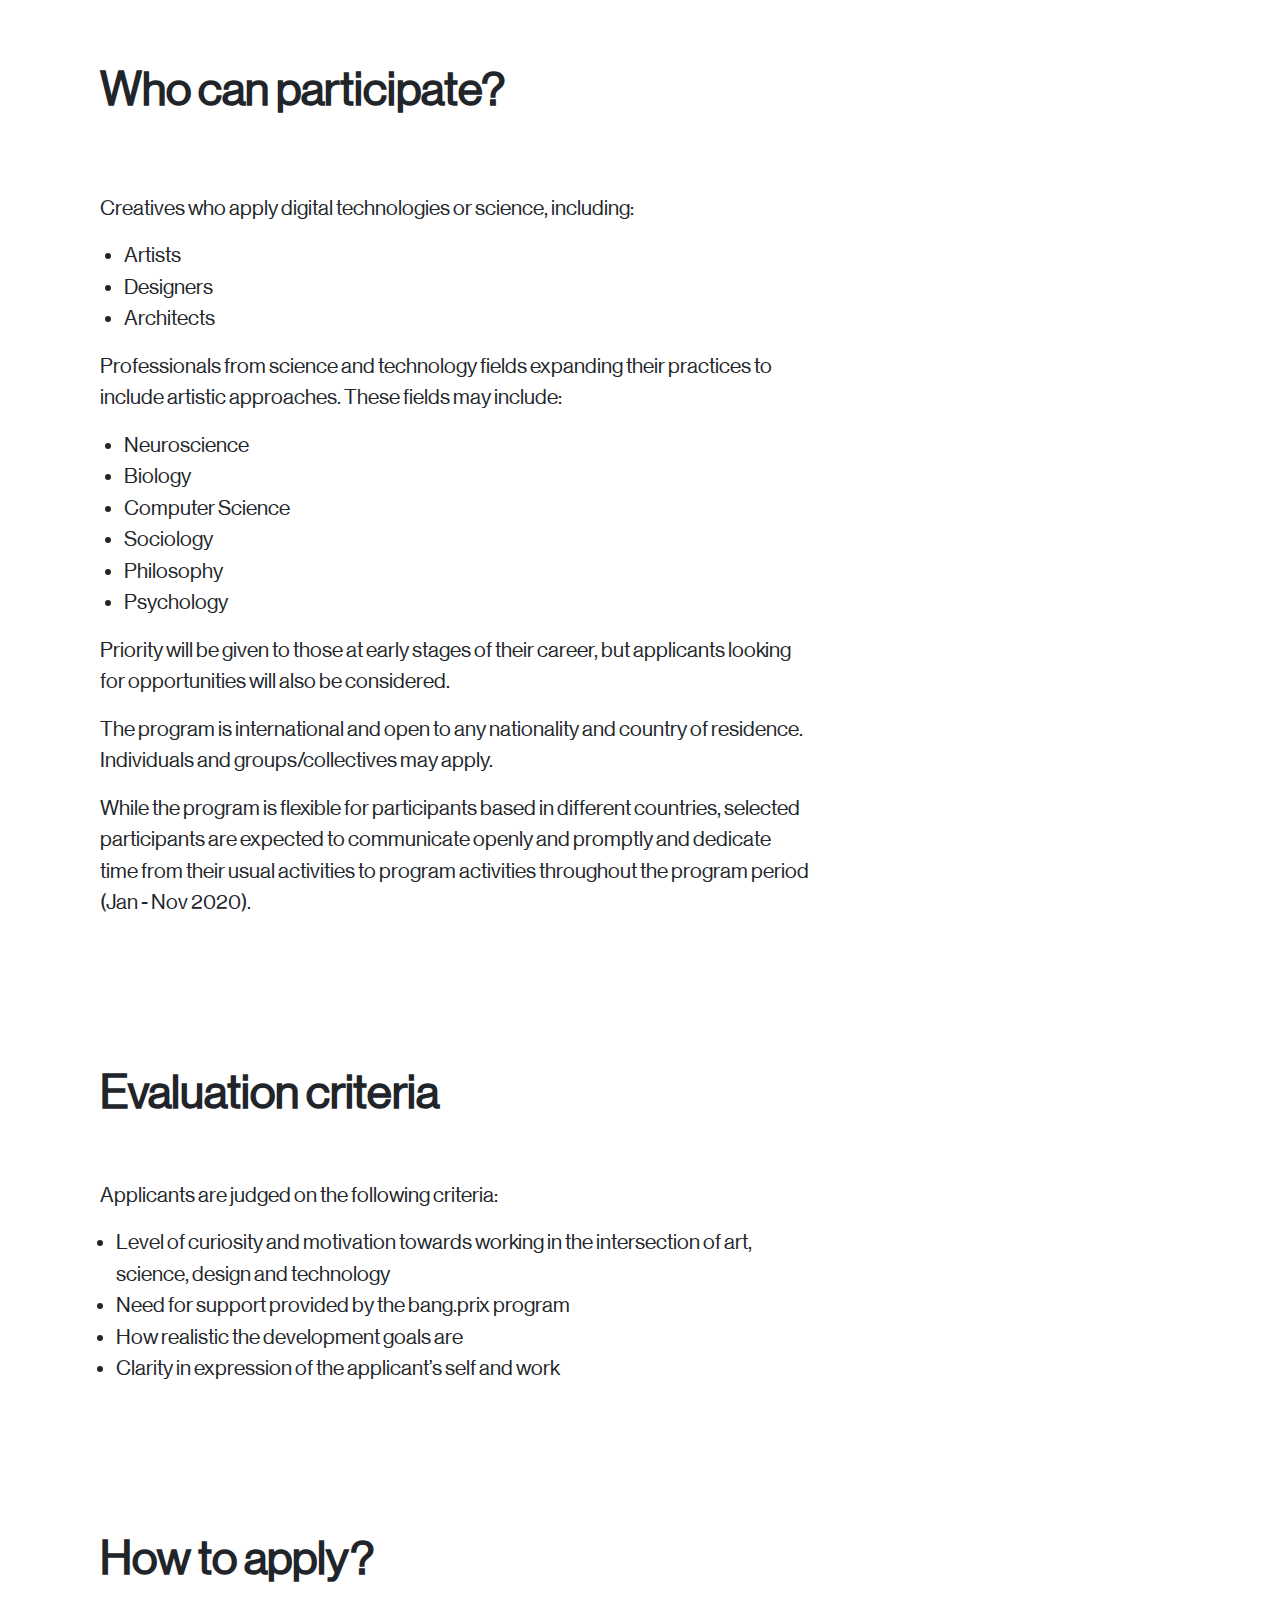
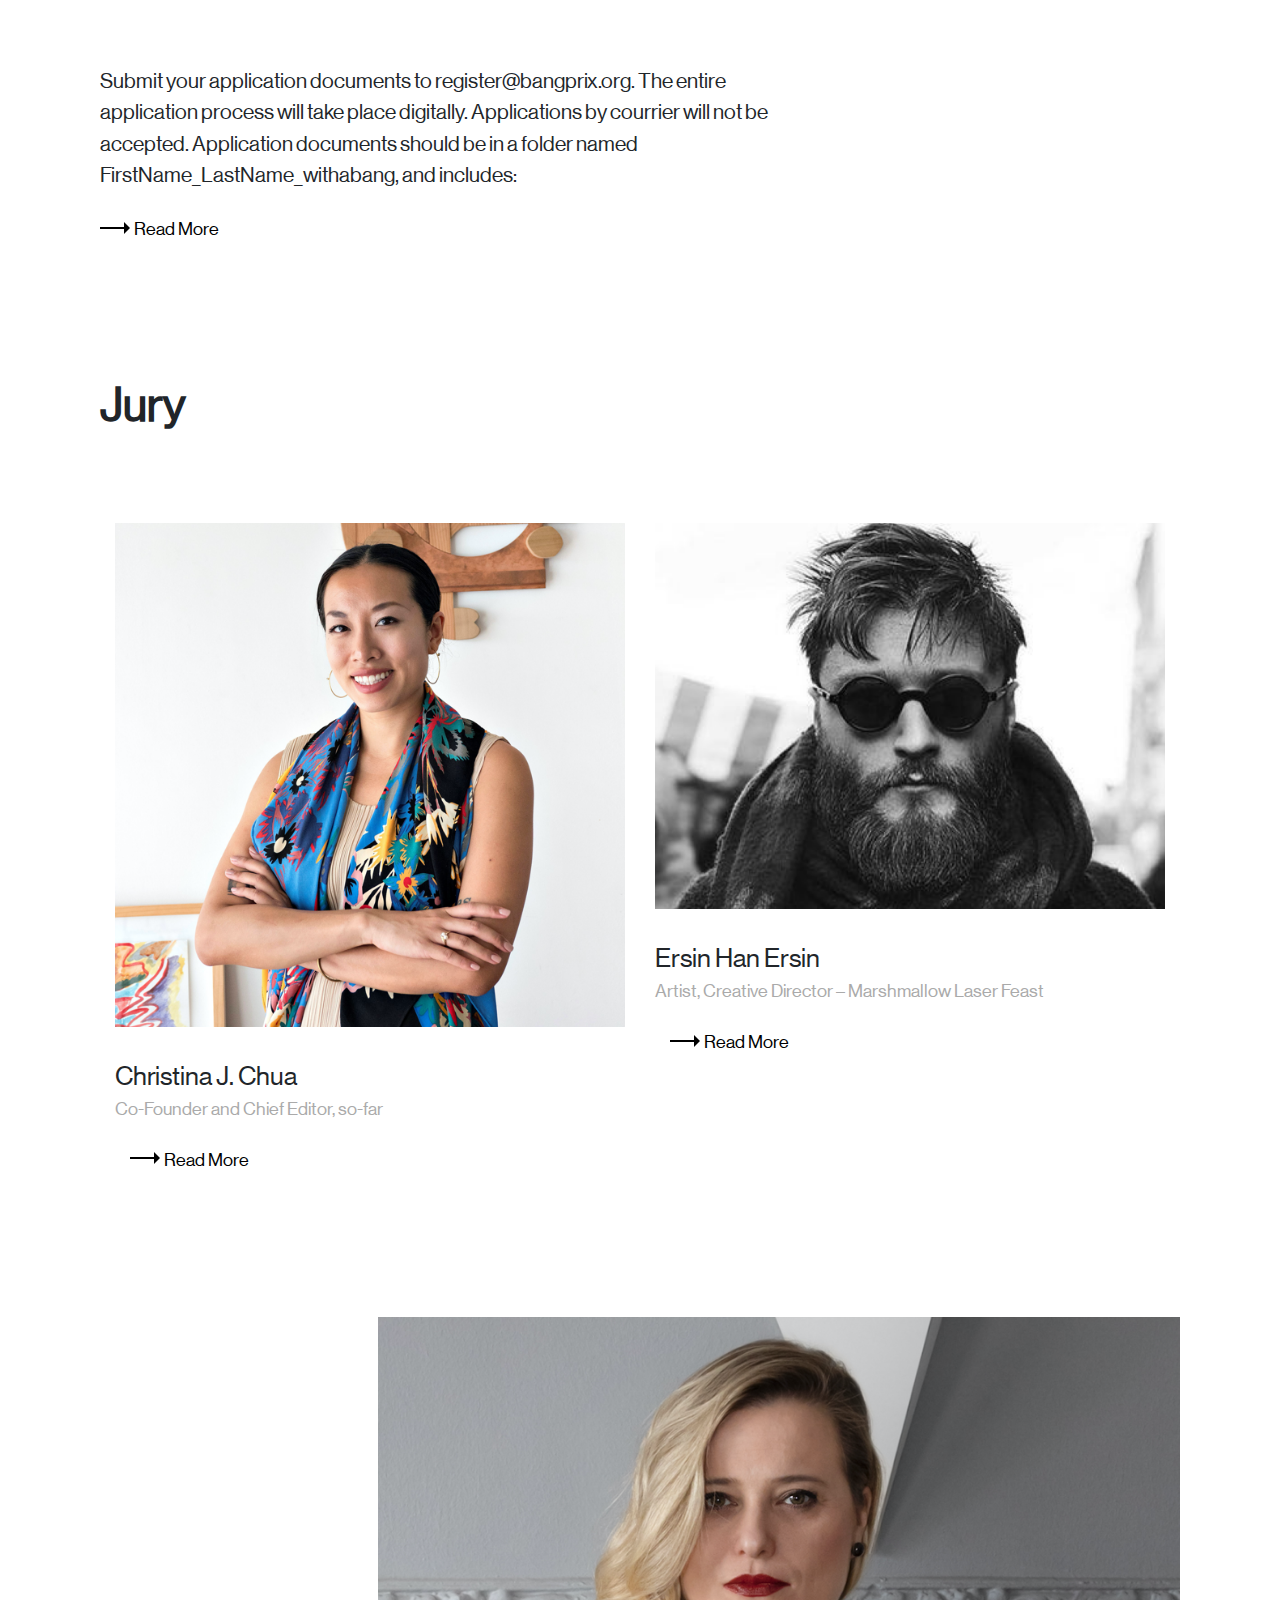
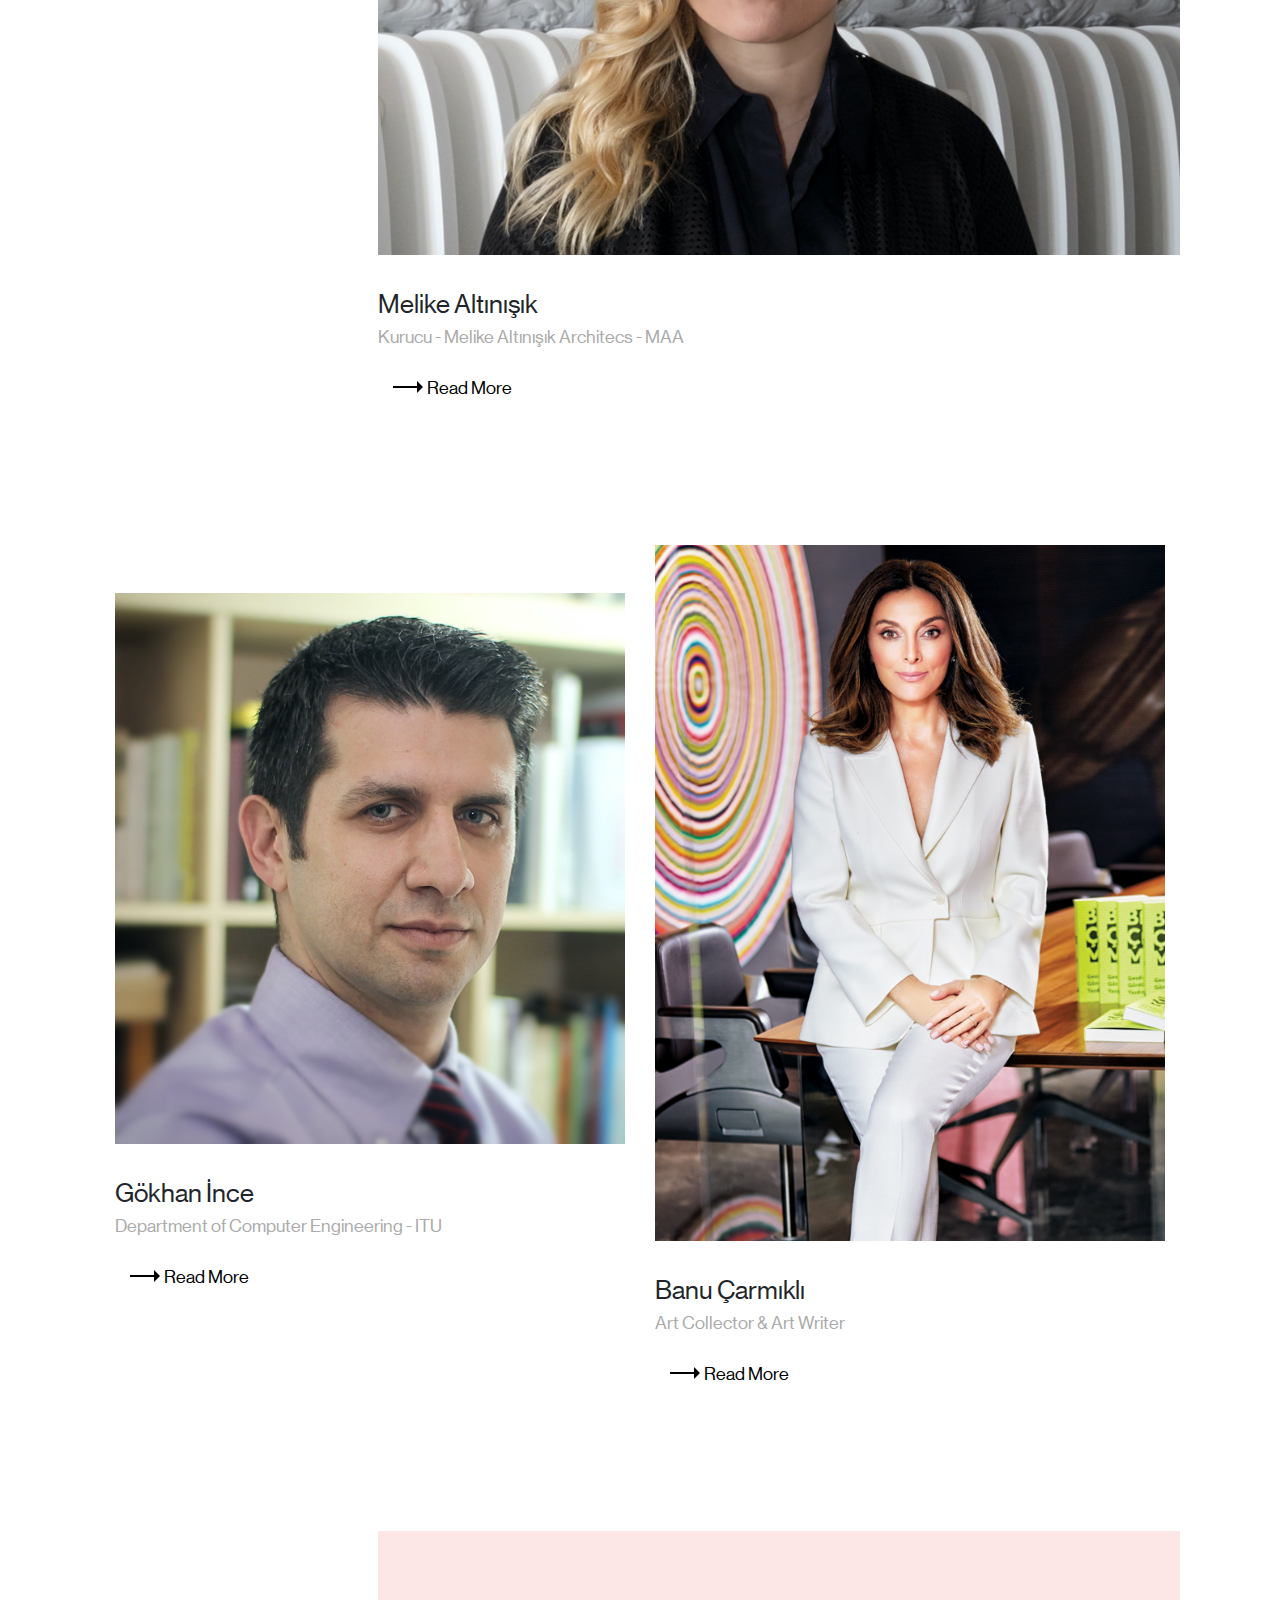
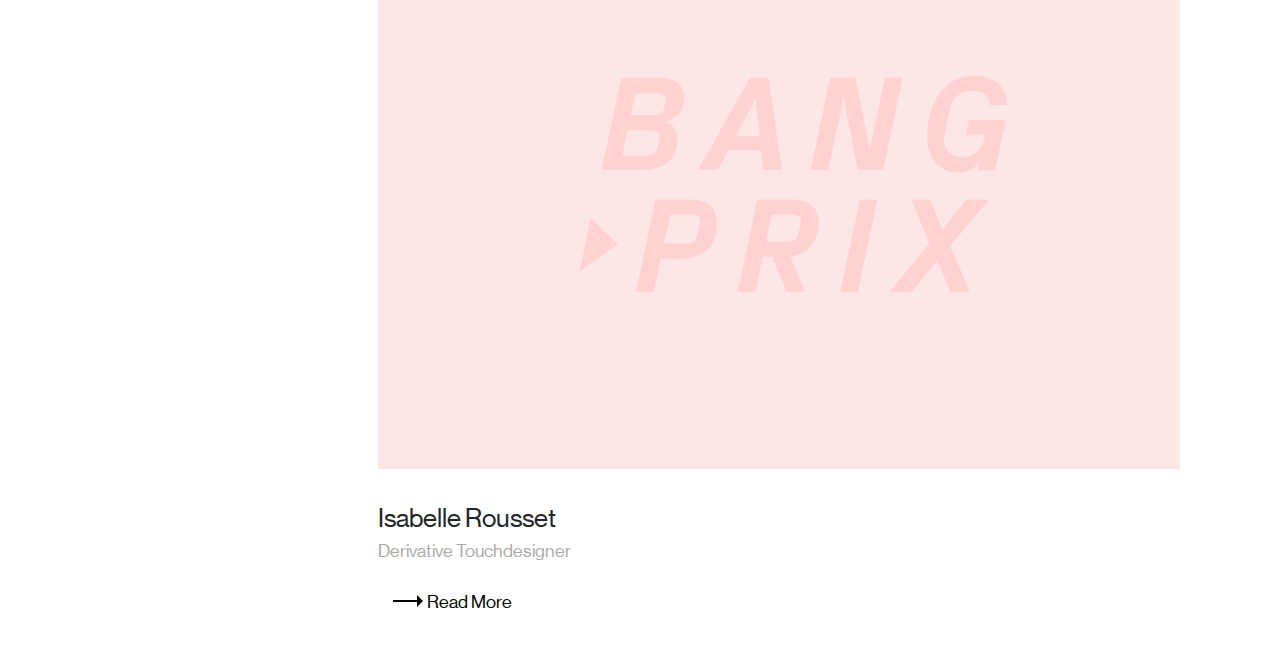
<file: eng.html>
<!DOCTYPE html>
<html lang="en">

<head>
    <meta charset="UTF-8">
    <meta name="viewport" content="width=device-width, initial-scale=1.0">
    <meta http-equiv="X-UA-Compatible" content="ie=edge">
    <title>Document</title>
    <link rel="stylesheet" href="https://stackpath.bootstrapcdn.com/bootstrap/4.3.1/css/bootstrap.min.css">
    <link rel="stylesheet" href="https://maxcdn.bootstrapcdn.com/font-awesome/4.5.0/css/font-awesome.min.css">
    <link rel="stylesheet" href="style.css">
</head>

<body>
    <header class="masthead">
        <div class="container h-100">
            <div class="row h-100 align-items-center">
                <div class="logo">
                    <img src="src/images/erkek_BANGPRIX.png" alt="">
                </div>
                <div class="container-fluid">
                    <h1 class="font-weight-light fs-10">Call For Applications</h1>
                    <br>
                    <h1 class="font-weight-light fs-10">bang. Prix 2020</h1>
                    <!-- <p class="lead">A great starter layout for a landing page</p> -->
                </div>
            </div>
            <div class="slider-icon" id="sliderIcon">
                <a href="javascript:void(0);" class="slider-down-icon"><span></span></a>
            </div>
        </div>
    </header>

    <!-- Page Content -->
    <section>
        <nav class="navbar navbar-expand-lg navbar-light bg-white">
            <button class="navbar-toggler" type="button" data-toggle="collapse" data-target="#navbarTogglerDemo01"
                aria-controls="navbarTogglerDemo01" aria-expanded="false" aria-label="Toggle navigation">
                <div id="nav-icon3">
                    <span></span>
                    <span></span>
                    <span></span>
                    <span></span>
                </div>
                <!-- <span class="navbar-toggler-icon"></span> -->
            </button>

            <div class="logo-mobil-header d-lg-none">
                <a style="max-width: 110px;" class="nav-link fs-18" href="javascript:void(0);">
                    <img src="src/images/erkek_BANGPRIX.png">
                </a>
            </div>

            <div class="collapse navbar-collapse" id="navbarTogglerDemo01">
                <div class="container d-flex flex-row justify-content-between">
                    <div class="">
                        <ul class="navbar-nav ml-4">
                            <li class="nav-item">
                                <a class="nav-link fs-18 pr-5" href="#aboutus">About Us</a>
                            </li>
                            <li class="nav-item">
                                <a class="nav-link fs-18 pr-5" href="#join">Who Can Participate?</a>
                            </li>
                            <li class="nav-item">
                                <a class="nav-link fs-18 pr-5" href="#evaulation">Evaluation criteria</a>
                            </li>
                            <li class="nav-item">
                                <a class="nav-link fs-18 pr-5" href="#consult">How to apply?</a>
                            </li>
                            <li class="nav-item">
                                <a class="nav-link fs-18 pr-5" href="#jury">Jury</a>
                            </li>
                            <li class="nav-item">
                                <div class="language d-flex flex-row">
                                    <a id="turkish" class="nav-link fs-18 mr-2 mr-md-0" href="javascript:void(0);">TR</a>
                                    <span class=" nav-link px-0 pt-1" style="line-height: 35px;">/</span>
                                    <a id="english" class="nav-link fs-18 ml-2 ml-md-0 active-lang" href="javascript:void(0);">EN</a>
                                </div>
                            </li>
                        </ul>
                    </div>
                    <div class="logo-header d-none d-lg-inline-block">
                        <a style="max-width: 110px;" class="nav-link fs-18" href="javascript:void(0);">
                            <img src="src/images/erkek_BANGPRIX.png">
                        </a>
                    </div>
                </div>
            </div>
        </nav>

        <!-- Back to top button -->
        <a id="backToTopButton"></a>

        <div class="container mt-8">
            <div id="aboutus" class="d-flex flex-column navbar-header">
                <div class="col-md-8">
                    <p>
                        bang. Prix is Turkey’s leading platform where art, design, technology and science intersect,
                        founded
                        in 2015 by a team of interdisciplinary minds with backgrounds in various fields and the common
                        desire to share their curiosities and develop beyond the scope of their fields.
                    </p>
                    <br>
                    <p>
                        To date, bang. Prix has provided the support and mentorship to 57 participants in the
                        development of
                        their projects, showcasing them to thousands of audiences in 13 exhibitions in Turkey and
                        abroad. In
                        its fourth year, bang.prix is expanding beyond support for project-based development and
                        exhibitions
                        as a platform that supports practitioners from different disciplines and countries to develop
                        themselves at the nexus of art, technology, design and science.
                    </p>
                </div>
                <div class="d-flex col-md-8">
                    <div class="arrows mr-1">
                        <span>
                            <img src="src/images/deaha_fazla_ok.png" alt="">
                        </span>
                    </div>
                    <div class="more-information">
                        <span>
                            <a data-target="#aboutus" href="javascript:void(0);">Read More</a>
                        </span>
                    </div>
                </div>
            </div>

            <div id="join" class="d-flex flex-column navbar-header">
                <div class="col-md-8">
                    <h1>Who can participate?</h1>
                    <div class="d-flex flex-column mt-7">
                        <p>
                            Creatives who apply digital technologies or science, including:
                        </p>
                        <ul class="px-4">
                            <li>Artists</li>
                            <li>Designers</li>
                            <li>Architects</li>
                        </ul>
                        <p>
                            Professionals from science and technology fields expanding their practices to include
                            artistic approaches. These fields may include:
                        </p>
                        <ul class="px-4">
                            <li>Neuroscience</li>
                            <li>Biology</li>
                            <li>Computer Science</li>
                            <li>Sociology</li>
                            <li>Philosophy</li>
                            <li>Psychology</li>
                        </ul>
                        <p>
                            Priority will be given to those at early stages of their career, but applicants looking for
                            opportunities will also be considered.
                        </p>
                        <p>
                            The program is international and open to any nationality and country of residence.
                            Individuals and groups/collectives may apply.
                        </p>
                        <p>
                            While the program is flexible for participants based in different countries, selected
                            participants are expected to communicate openly and promptly and dedicate time from their
                            usual
                            activities to program activities throughout the program period (Jan - Nov 2020).
                        </p>
                    </div>
                </div>
            </div>

            <div id="evaulation" class="d-flex flex-column navbar-header">
                <div class="col-md-8">
                    <h1>Evaluation criteria</h1>
                    <div class="d-flex flex-column mt-6">
                        <p>
                            Applicants are judged on the following criteria:
                        </p>
                        <ul class="px-3">
                            <li> Level of curiosity and motivation towards working in the intersection of art, science,
                                design and technology</li>
                            <li>Need for support provided by the bang.prix program</li>
                            <li>How realistic the development goals are</li>
                            <li>Clarity in expression of the applicant’s self and work</li>
                        </ul>
                    </div>
                </div>
            </div>

            <div id="consult" class="d-flex flex-column navbar-header">
                <div class="col-md-8">
                    <h1>How to apply?</h1>
                    <div class="d-flex flex-column mt-8">
                        <p>
                            Submit your application documents to register@bangprix.org. The entire application process
                            will take place digitally. Applications by courrier will not be accepted. Application
                            documents should be in a folder named FirstName_LastName_withabang, and includes:
                        </p>
                    </div>
                </div>
                <div class="d-flex col-md-8">
                    <div class="arrows mr-1">
                        <span>
                            <img src="src/images/deaha_fazla_ok.png" alt="">
                        </span>
                    </div>
                    <div class="more-information">
                        <span>
                            <a data-target="#consult" href="javascript:void(0);">Read More</a>
                        </span>
                    </div>
                </div>
            </div>
            <div id="jury" class="d-flex flex-column navbar-header">
                <div class="col-md-12">
                    <h1>Jury</h1>
                    <div class="d-flex flex-column mt-9">
                        <div class="d-flex flex-column flex-md-row flex-xl-row">
                            <div class="res col-md-6 mb-5">
                                <div class="profil-img-ers">
                                    <img src="./src/images/photosasdsad.png">
                                </div>
                                <div class="profil-name mt-30">
                                    <span>Christina J. Chua</span>
                                    <p class="job-title">Co-Founder and Chief Editor, so-far</p>
                                </div>
                                <div class="d-flex col-md-8">
                                    <div class="arrows mr-1">
                                        <span><img src="src/images/deaha_fazla_ok.png" alt=""></span>
                                    </div>
                                    <div class="more-information">
                                        <span>
                                            <a data-target="#christina" href="javascript:void(0);">Read More</a>
                                        </span>
                                    </div>
                                </div>
                            </div>
                            <div class="res col-md-6 mb-5">
                                <div class="profil-img-mlk">
                                    <img src="./src/images/unnamed-1@2x.png">
                                </div>
                                <div class="profil-name mt-30">
                                    <span>Ersin Han Ersin</span>
                                    <p class="job-title">Artist, Creative Director – Marshmallow Laser Feast</p>
                                </div>
                                <div class="d-flex col-md-8">
                                    <div class="arrows mr-1">
                                        <span><img src="src/images/deaha_fazla_ok.png" alt=""></span>
                                    </div>
                                    <div class="more-information">
                                        <span>
                                            <a data-target="#ersinhanErsin" href="javascript:void(0);">Read More</a>
                                        </span>
                                    </div>
                                </div>
                            </div>
                        </div>
                    </div>
                </div>
                <div class="d-flex flex-column mt-9">
                    <div class="col-md-9 offset-md-3">
                        <div class="res mb-5">
                            <div class="profil-img-ers">
                                <img src="./src/images/melike-altinisik-fotograf.png">
                            </div>
                            <div class="profil-name mt-30">
                                <span>Melike Altınışık</span>
                                <p class="job-title">Kurucu - Melike Altınışık Architecs - MAA</p>
                            </div>
                            <div class="d-flex col-md-8">
                                <div class="arrows mr-1">
                                    <span><img src="src/images/deaha_fazla_ok.png" alt=""></span>
                                </div>
                                <div class="more-information">
                                    <span>
                                        <a data-target="#melikealtinisik" href="javascript:void(0);">Read More</a>
                                    </span>
                                </div>
                            </div>
                        </div>
                    </div>
                </div>
                <div class="col-md-12">
                    <div class="d-flex flex-column mt-9">
                        <div class="d-flex flex-column flex-md-row flex-xl-row">
                            <div class="res col-md-6 mb-5">
                                <div class="profil-img-ers pt-md-5">
                                    <img src="./src/images/gokhan-ince-fotograf.png">
                                </div>
                                <div class="profil-name mt-30">
                                    <span>Gökhan İnce</span>
                                    <p class="job-title">Department of Computer Engineering - ITU</p>
                                </div>
                                <div class="d-flex col-md-8">
                                    <div class="arrows mr-1">
                                        <span><img src="src/images/deaha_fazla_ok.png" alt=""></span>
                                    </div>
                                    <div class="more-information">
                                        <span>
                                            <a data-target="#gökhanince" href="javascript:void(0);">Read More</a>
                                        </span>
                                    </div>
                                </div>
                            </div>
                            <div class="res col-md-6 mb-5">
                                <div class="profil-img-mlk">
                                    <img src="./src/images/banu-carmikli-fotograf.png">
                                </div>
                                <div class="profil-name mt-30">
                                    <span>Banu Çarmıklı</span>
                                    <p class="job-title">Art Collector & Art Writer</p>
                                </div>
                                <div class="d-flex col-md-8">
                                    <div class="arrows mr-1">
                                        <span><img src="src/images/deaha_fazla_ok.png" alt=""></span>
                                    </div>
                                    <div class="more-information">
                                        <span>
                                            <a data-target="#banuCarmikli" href="javascript:void(0);">Read More</a>
                                        </span>
                                    </div>
                                </div>
                            </div>
                        </div>
                    </div>
                </div>
                <div class="d-flex flex-column mt-9">
                    <div class="col-md-9 offset-md-3">
                        <div class="res mb-5">
                            <div class="profil-img-ers">
                                <img src="./src/images/group-13.png">
                            </div>
                            <div class="profil-name mt-30">
                                <span>Isabelle Rousset</span>
                                <p class="job-title">Derivative Touchdesigner</p>
                            </div>
                            <div class="d-flex col-md-8">
                                <div class="arrows mr-1">
                                    <span><img src="src/images/deaha_fazla_ok.png" alt=""></span>
                                </div>
                                <div class="more-information">
                                    <span>
                                        <a data-target="#isabelle" href="javascript:void(0);">Read More</a>
                                    </span>
                                </div>
                            </div>
                        </div>
                    </div>
                </div>
            </div>
        </div>
    </section>

    <!-- popup -->
    <div class="custom-popup-overlay"></div>
    <div class="custom-popup">
        <div class="header">
            <div class="d-flex flex-row">
                <a id="closeNav" class="btn-close closebtn" href="javascript:void(0);">
                    <img src="src/images/exit.png" alt="">
                </a>
                <div class="logo">
                    <img src="src/images/erkek_BANGPRIX.png" alt="">
                </div>
            </div>


        </div>
        <div class="body overlay-content"></div>
    </div>

    <!-- content -->
    <div style="display:none;" class="popup-content">
        <div id="christina">
            <div class="d-flex flex-column px-5">
                <div class="d-flex flex-column flex-md-row flex-column-reverse mb-5">
                    <div class="col-md-7">
                        <p class="text-left text-detail-space">
                            An art writer since 2008 and a gallerist since 2012, Christina J. Chua has played an active
                            role in the art ecology of Singapore. Over the past decade, she has built a strong network
                            through her contributions to international and local visual arts publications, and has
                            worked in commercial galleries and art fairs throughout Southeast, East Asia and the Middle
                            East. She has represented and exhibited a spectrum of emerging to blue-chip contemporary
                            artists from around the world. Christina is Co-Founder and Chief Editor of so-far
                        </p>
                    </div>
                    <div class="col-md-5">
                        <div class="d-flex flex-column text-left text-detail-space">
                            <div class="jury-profile-img">
                                <img src="src/images/bitmap-chr.png" alt="">
                            </div>
                            <div class="jury-profile-name mt-2">
                                <h4>Christina J. Chua</h4>
                            </div>
                            <div class="jury-profile-job">
                                <span>Co-Founder and Chief Editor, so-far</span>
                            </div>
                        </div>
                    </div>
                </div>
            </div>
        </div>

        <div id="ersinhanErsin">
            <div class="d-flex flex-column px-5">
                <div class="d-flex flex-column flex-md-row flex-column-reverse mb-5">
                    <div class="col-md-7">
                        <p class="text-left text-detail-space">
                            Ersin Han Ersin is an artist and creative director of London based experiential studio
                            Marshmallow Laser Feast. Ersin’s art practice combines a wide range of disciplines including
                            sculpture, installation, live performance, and mixed reality.
                        </p>
                        <br>
                        <p class="text-left text-detail-space">
                            His work illuminates the hidden natural forces that surround us, inviting participants to
                            navigate with a sensory perception beyond their daily experience. In these spaces, the known
                            physical world is removed to reveal networks, processes and systems that are at once
                            sublime,
                            underpinned by research, and fundamental to life on Earth.
                        </p>
                        <br>
                        <p class="text-left text-detail-space">
                            He has designed and directed for the likes of critically acclaimed Saatchi Gallery debut; We
                            Live in an Ocean of Air, In The Eyes Of The Animal’ which was nominated for the Design of
                            the
                            Year by Design Museum Beazley Awards and won the Wired Innovation Award (2016). Most
                            recently,
                            he and the team at MLF won the Tribeca Film Festival Storyscapes Award for Innovation in
                            Storytelling and Best VR Film at VR Arles Festival for ‘TreeHugger, Wawona’.
                        </p>
                        <br>
                        <p class="text-left text-detail-space">
                            Ersin’s work has been exhibited around the World including Lisbon Triennial, Sundance Film
                            Festival New Frontier, Tribeca Film Festival Storyscapes, Istanbul Design Biennial, London,
                            New
                            York, and Shanghai.
                        </p>
                        <br>
                        <p class="text-left text-detail-space">

                            As a guest lecturer Ersin also teaches at Interactive Architecture Lab at Bartlett School of
                            Architecture.
                        </p>
                        <br>
                        <p class="text-left text-detail-space">
                            Ersin Han was born in Turkey, 1984, studied Visual Communication Design at Gazi University,
                            Ankara. He studied for a master’s degree at Goldsmiths University, Computational Studio
                            Arts,
                            London.
                        </p>
                    </div>
                    <div class="col-md-5">
                        <div class="d-flex flex-column text-left text-detail-space">
                            <div class="jury-profile-img">
                                <img src="src/images/bitmap-ers.png" alt="">
                            </div>
                            <div class="jury-profile-name mt-2">
                                <h4>Ersin Han Ersin</h4>
                            </div>
                            <div class="jury-profile-job">
                                <span>Artist, Creative Director – Marshmallow Laser Feast</span>
                            </div>
                        </div>
                    </div>
                </div>
            </div>
        </div>

        <div id="melikealtinisik">
            <div class="d-flex flex-column px-5">
                <div class="d-flex flex-column flex-md-row flex-column-reverse mb-5">
                    <div class="col-md-7">
                        <p class="text-left text-detail-space">
                            Founder of Melike Altınışık Architects-MAA Melike Altınışık aims to present an innovative
                            approach in all her work as an architect, designer and academician and to develop the
                            relational
                            thinking capacity established by the architectural design with new design technologies.
                        </p>
                        <br>
                        <p class="text-left text-detail-space">
                            With her professional architectural works that started in international platform in 2004,
                            master plan, high structures; from cultural building designs such as conference center,
                            museum
                            to custom production furniture designs, it has developed a wide range of different scales.
                            With
                            her designs, she has received many prestigious awards, including Europe 40 under 40, Far
                            Eastern
                            International Digital Architecture Design Award (FEIDAD) and the Swiss Arts Award.
                        </p>
                        <br>
                        <p class="text-left text-detail-space">
                            She took part in various national, international and invited architectural project
                            competitions,
                            exhibitions and publications. MAA Projects include the futuristic 369-meter “Istanbul TV and
                            Radio Tower” under construction in Istanbul and the world's first pioneering “Robot Science
                            Museum” in Seoul, South Korea. Melike Altınışık continues her national and international
                            architectural works in MAA Istanbul and Seoul offices.
                        </p>
                        <br>
                        <p class="text-left text-detail-space">
                            In parallel to her professional architectural studies, she has invited various educational
                            institutions such as AA (Architectural Association, London), SAC (Staedelschule of
                            Architecture,
                            Frankfurt), LAU (Lebanese American University, Beirut), ITU (Istanbul Technical University),
                            İstanbul Bilgi University as guest speaker and jury member.
                        </p>
                        <br>
                        <p class="text-left text-detail-space">
                            Prior to founding her own architectural practice in Istanbul, she has gained international
                            experience as a Lead Architect at Zaha Hadid Architects in London (2006-2013).
                        </p>
                        <br>
                        <p class="text-left text-detail-space">
                            She received her master's degree in Architecture and Urban Design from the Architectural
                            Association Design Research Laboratory (AA DRL 04’-06 ve) and received her bachelor's degree
                            from Istanbul Technical University as the top student.
                        </p>
                    </div>
                    <div class="col-md-5">
                        <div class="d-flex flex-column text-left text-detail-space">
                            <div class="jury-profile-img">
                                <img src="src/images/melike-altinisik-popp-up-photos.png" alt="">
                            </div>
                            <div class="jury-profile-name mt-2">
                                <h4>Melike Altınışık</h4>
                            </div>
                            <div class="jury-profile-job">
                                <span>Founder, Melike Altınışık Architects - MAA</span>
                            </div>
                        </div>
                    </div>
                </div>
            </div>
        </div>

        <div id="gökhanince">
            <div class="d-flex flex-column px-5">
                <div class="d-flex flex-column flex-md-row flex-column-reverse mb-5">
                    <div class="col-md-7">
                        <p class="text-left text-detail-space">
                            Gökhan Ince received the B.S. degree in Electrical Engineering from Istanbul Technical
                            University, Turkey, in 2004, the M.S. degree in Information Engineering in 2007 from
                            Darmstadt
                            University of Technology, Germany and the Ph.D. degree in the Department of Mechanical and
                            Environmental Informatics, Tokyo Institute of Technology, Japan in 2011. From 2006 to 2008,
                            he
                            was a researcher with Honda Research Institute Europe, Offenbach, Germany and from 2008 to
                            2012,
                            he was with Honda Research Institute Japan, Co., Ltd., Saitama, Japan.
                        </p>
                        <p class="text-left text-detail-space">
                            Since 2012, he has been an Assistant Professor with the Computer Engineering Department,
                            Istanbul Technical University. His current research interests include human-computer
                            interaction, robotics, artifcial intelligence and signal processing. He is a member of IEEE,
                            RAS, ISAI and ISCA.
                        </p>
                    </div>
                    <div class="col-md-5">
                        <div class="d-flex flex-column text-left text-detail-space">
                            <div class="jury-profile-img">
                                <img src="src/images/photos-gkhn.png" alt="">
                            </div>
                            <div class="jury-profile-name mt-2">
                                <h4>Dr. Öğr. Üyesi Gökhan İnce</h4>
                            </div>
                            <div class="jury-profile-job">
                                <span>Department of Computer Engineering - ITU</span>
                            </div>
                        </div>
                    </div>
                </div>
            </div>
        </div>

        <div id="banuCarmikli">
            <div class="d-flex flex-column px-5">
                <div class="d-flex flex-column flex-md-row flex-column-reverse mb-5">
                    <div class="col-md-7">
                        <p class="text-left text-detail-space">
                            Banu Çarmıklı born in Istanbul in 1965, after her education at Richmond University in
                            England
                            she attended the Art History seminars from Sotheby’s in London and Yalçın Sadak’s in
                            Istanbul
                            between 1982-198. Banu Çarmıklı, who has been interested in art deeply since 1988, defines
                            her
                            basic motivation as being a witness to the creation adventure of an art work and trying to
                            find
                            traces of the artist's ideas and talents in addition to being just an audience. Çarmıklı,
                            who
                            carried the awareness of existing collections to a further level with the trainings she
                            received, and experienced the necessity of accumulation and effort to create a collection,
                            established her personal blog “Gezdim, Gördüm, Yazdım” in 2011 with the desire to make this
                            experience permanent and to share it with art lovers. In 2018, she published a book titled
                            “Gezdim, Gördüm, Yazdım” bearing the same name as her blog and shared a compilation of her
                            articles with the reader.
                        </p>
                        <br>
                        <p class="text-left text-detail-space">
                            Banu Çarmıklı, whose articles are published weekly and monthly in her columns at Vatan
                            Newspaper, Milliyet Newspaper and Milliyet Art Magazine, is present in online art portals as
                            well as her regularly updated blog.
                        </p>
                    </div>
                    <div class="col-md-5">
                        <div class="d-flex flex-column text-left text-detail-space">
                            <div class="jury-profile-img">
                                <img src="src/images/bitmap.png" alt="">
                            </div>
                            <div class="jury-profile-name mt-2">
                                <h4>Banu Çarmıklı</h4>
                            </div>
                            <div class="jury-profile-job">
                                <span>Art Collector & Art Writer</span>
                            </div>
                        </div>
                    </div>
                </div>
            </div>
        </div>

        <div id="aboutus">
            <div class="d-flex flex-column pl-5">

                <div class="d-flex flex-column">
                    <div class="col pr-0">
                        <img src="src/images/bang-prix-timeline-3.png" alt="">
                    </div>
                    <div class="col-md-7">
                        <h1 class="text-left mb-5 mt-12">About Us</h1>
                        <p class="text-left text-detail-space">
                            bang. Prix is Turkey’s leading platform where art, design, technology and science intersect,
                            founded in 2015 by a team of interdisciplinary minds with backgrounds in various fields and
                            the
                            common desire to share their curiosities and develop beyond the scope of their fields.
                        </p>
                        <br>
                        <p class="text-lef0 text-detail-spacet">
                            To date, bang. Prix has provided the support and mentorship to 57 participants in the
                            development of their projects, showcasing them to thousands of audiences in 13 exhibitions
                            in
                            Turkey and abroad. In its fourth year, bang.prix is expanding beyond support for
                            project-based
                            development and exhibitions as a platform that supports practitioners from different
                            disciplines
                            and countries to develop themselves at the nexus of art, technology, design and science.
                        </p>
                        <br>
                        <p class="text-left text-detail-space">
                            - bang. Prix is committed to establishing an environment for cross-fertilization among
                            multiple
                            disciplines, so that individual and cultural capacities may advance and expand.
                        </p>
                        <br>
                        <p class="text-left text-detail-space">
                            - bang.prix supports not only artists and creatives who push the frontline of digital
                            technologies, but also professionals from other fields such as neuroscience, biology,
                            literature, and much more, in the lateral expansion of their practices to include artistic
                            approaches.
                        </p>
                        <br>
                        <p class="text-left text-detail-space">
                            - The bang. Prix program is designed to ignite and harness curiosities among our
                            participants
                            and our audience that spillover across disciplines.,
                        </p>
                        <br>
                        <p class="text-left text-detail-space">
                            - bang. Prix is a platform where participants can showcase their work as well as the process
                            of
                            their development. We take pride in creating a nurturing space where discoveries between
                            reflection and presentation are just as precious as the end result.
                        </p>
                        <br>
                        <p class="text-left text-detail-space">
                            - We offer our expertise and vision in initiating, developing and contextualizing
                            interdisciplinary projects that explore the bigger narratives shaping our contemporary
                            times.
                        </p>
                        <br>
                        <p class="text-left text-detail-space">
                            - bang. Prix constantly engages with partners to facilitate collaborations and partnerships
                            between our participants and organizations all around the world.
                        </p>
                        <br>
                        <p class="text-left text-detail-space">
                            -bang. Prix provides the resources wherever we can for our participants to accomplish their
                            productions, and to develop the knowledge, know-how and skills they aspire to have,
                            including
                            trainings, workshops, books, and attendance at relevant fairs, conferences and meetings
                            anywhere
                            in the world as much as our funds allow.
                        </p>
                        <br>
                        <p class="text-left text-detail-space">
                            - Our extensive network gives us the opportunities to help position our participants in key
                            placements in the field of their interests through internships and residencies, and to give
                            them
                            exposure on various other platforms.
                        </p>
                        <br>
                        <p class="text-left text-detail-space">
                            -Once a bang. Prix participant, always a part of the bang. Prix community. We continue to
                            extend
                            our engagement with our alumni beyond the yearly program period. Participants can see
                            themselves
                            engaged with bang. Prix’s activities and support in Turkey and abroad even after the program
                            ends.
                        </p>
                        <br>
                        <p class="text-left text-detail-space">
                            -At bang. Prix, we are obsessed with our identities as occupants of a rapidly transforming,
                            hyper-digitized world regardless of where we come from. International participants are
                            welcome
                            and flexible programs alternating between on- and offline platforms will be designed on a
                            case-by-case basis.
                        </p>
                        <br>
                        <p class="text-left text-detail-space">
                            - bang. Prix thrives on the explosive energy in the potential for change, in all its
                            instability, unpredictability and indefinability. We never stop looking for and supporting
                            new,
                            relevant ways of approaching, practicing and communicating creative expressions.
                        </p>
                        <br>
                        <p class="text-left text-detail-space">
                            - We seek curious minds and practitioners at the nexus of art, science, technology and
                            design to
                            join our 2020 program. Application details can be found under the Open Call.
                        </p>
                        <br>
                        <p class="text-left text-detail-space">
                            We are constantly questioning if we are providing the most relevant information for our
                            audiences. If you have a question, comment, or simply want to say hi, contact us at:
                            hi@bangprix.org
                        </p>
                        <br>
                        <p class="text-left text-detail-space">
                            bang.prix is an initiative of ArtBizTech.
                        </p>
                    </div>
                </div>
            </div>
        </div>

        <div id="consult" class="consult">
            <div class="d-flex flex-column px-5">
                <div class="d-flex flex-column mb-5">
                    <div class="col-md-7">
                        <h1 class="text-left mb-5">How to apply?</h1>
                        <p class="text-left text-detail-space">
                            Submit your application documents to register@bangprix.org. The entire application process
                            will
                            take place digitally. Applications by courrier will not be accepted. Application documents
                            should be in a folder named FirstName_LastName_withabang, and includes:
                        </p>
                        <br>
                        <ul style="list-style: none;" class="text-left text-detail-space pl-0">
                            <li>1- A completed application form downloadable here.</li>
                            <br>
                            <li>2- CV and portfolio, if applicable, of previous projects and works.</li>
                            <br>
                            <li>3- Motivation letter (max. 800 words, titled FirstName_LastName_ML)</li>
                            <br>
                            <li class="d-flex flex-column">
                                <ul style="list-style: none;" class="pl-4">
                                    <li>a. PWhy you wish to participate in the program</li>
                                    <li>b. The work you wish to develop during the program (project or research
                                        idea).</li>
                                    <li>c. The people or organizations you want to be in touch with during the program
                                        who
                                        may inspire
                                        or support your development</li>
                                    <li>d. What you expect from the program</li>
                                </ul>
                            </li>
                            <br>
                            <li>4- Other supporting documents related to the work you plan to develop during the
                                program, if
                                available</li>
                            <br>
                            <li>5- Contact information of two reference persons</li>
                            <br>
                            <li>6-Video supporting your motivation letter less than 1 minute (Optional)</li>
                        </ul>
                        <br>
                        <p class="text-left text-detail-space">
                            Applications will be accepted in English or Turkish and in pdf or MP4 formats ONLY.
                            If you have any questions, feel free to get in touch at hi@bangprix.org.
                        </p>
                        <br>
                        <p class="text-left text-detail-space">
                            <a href="javascript:void(0);">Application Form Download</a>
                        </p>
                    </div>
                </div>
            </div>
        </div>
    </div>


    <script src="https://code.jquery.com/jquery-3.3.1.slim.min.js"></script>
    <script src="https://code.jquery.com/jquery-2.2.4.min.js"
        integrity="sha256-BbhdlvQf/xTY9gja0Dq3HiwQF8LaCRTXxZKRutelT44=" crossorigin="anonymous"></script>
    <script src="https://cdnjs.cloudflare.com/ajax/libs/popper.js/1.14.7/umd/popper.min.js"></script>
    <script src="https://stackpath.bootstrapcdn.com/bootstrap/4.3.1/js/bootstrap.min.js"></script>
    <script src="main.js"></script>

</body>

</html>
</file>
<file: style.css>
@font-face {
    font-family: 'NeueHaasGroteskDisp W02';
    src: url('src/fonts/NHaasGroteskDSW02-55Rg.woff2') format('woff2'),
        url('src/fonts/NHaasGroteskDSW02-55Rg.woff') format('woff');
    font-weight: 400;
    font-style: normal;
    font-size: 1.625rem;
}

body {
    font-family: NeueHaasGroteskDisp W02;
}

img {
    width: 100%;
}

h1 {
    font-size: 46px;
    font-weight: bold;
}

p, li {
    font-size: 1.3125rem;
}

.mt-12 {
    margin-top: 120px;
}

.mt-9 {
    margin-top: 90px;
}

.mt-8 {
    margin-top: 80px;
}

.mt-7 {
    margin-top: 75px;
}

.mt-6 {
    margin-top: 60px;
}

.mt-30 {
    margin-top: 30px;
}

.fs-28 {
    font-size: 28px;
}

.fs-18 {
    font-size: 18px;
}

.fs-10 {
    font-size: 7vw;
}
.fs-24 {
    font-size: 24px;
}
.fs-30 {
    font-size: 30px;
}
.fs-32 {
    font-size: 32px;
}
.fs-34 {
    font-size: 34px;
}
.font-weight-light {
    color: #000;
}
.masthead {
    height: 100vh;
    min-height: 500px;
    background-image: url('src/images/promo-bg-img.png');
    background-size: cover;
    background-position: center;
    background-repeat: no-repeat;
}

.slider-icon a {
    position: absolute;
    bottom: 20px;
    left: 50%;
    z-index: 2;
    display: inline-block;
    -webkit-transform: translate(0, -50%);
    transform: translate(0, -50%);
    color: #fff;
    font : normal 400 20px/1 'Josefin Sans', sans-serif;
    letter-spacing: .1em;
    text-decoration: none;
    transition: opacity .3s;
}

.slider-icon a:hover {
    opacity: .5;
}

#slider-down-icon {
    background-color: #fff;
}

#slider-down-icon::after {
    content: none;
}

#slider-down-icon div {
    position: absolute;
    top: 50%;
    left: 50%;
    z-index: 2;
    -webkit-transform: translate(-50%, -50%);
    transform: translate(-50%, -50%);
    text-align: center;
}

#slider-down-icon h2 {
    margin-bottom: 60px;
    color: #333;
    font : normal 300 64px/1 'Josefin Sans', sans-serif;
    text-align: center;
    white-space: nowrap;
}

#slider-down-icon p {
    color: #333;
    font : normal 400 20px/1 'Josefin Sans', sans-serif;
}

#slider-down-icon p a {
    color: #333;
    text-decoration: none;
    transition: color .3s;
}

#slider-down-icon p a:hover {
    color: #888;
}


#sliderIcon a {
    padding-top: 60px;
}

#sliderIcon a span {
    position: absolute;
    top: 0;
    left: 50%;
    width: 30px;
    height: 50px;
    margin-left: -15px;
    border: 2px solid #fff;
    border-radius: 50px;
    box-sizing: border-box;
}

#sliderIcon a span::before {
    position: absolute;
    top: 10px;
    left: 50%;
    content: '';
    width: 6px;
    height: 6px;
    margin-left: -3px;
    background-color: #fff;
    border-radius: 100%;
    -webkit-animation: sldrIcn 2s infinite;
    animation: sldrIcn 2s infinite;
    box-sizing: border-box;
}

@-webkit-keyframes sldrIcn {
    0% {
        -webkit-transform: translate(0, 0);
        opacity: 0;
    }
    40% {
        opacity: 1;
    }
    80% {
        -webkit-transform: translate(0, 20px);
        opacity: 0;
    }
    100% {
        opacity: 0;
    }
}
  @keyframes sldrIcn {
    0% {
        transform: translate(0, 0);
        opacity: 0;
    }
    40% {
        opacity: 1;
    }
    80% {
        transform: translate(0, 20px);
        opacity: 0;
    }
    100% {
        opacity: 0;
    }
}

.squares {
    display: flex;
    justify-content: space-between;
    align-items:center;
    padding: 1rem;
    background-color: rgb(238, 238, 238);
    flex-wrap: wrap;
}
  
.squares .square {
    width: 200px;
    text-align: center;
    height: 200px;
    background-color: white;
    border-radius: 15px;
}
  
.squares .square p {
    text-align: center;
    vertical-align: bottom;
}

.arrows span {
    max-width: 30px;
}

.arrows {
    text-align:center;
}

.arrows span {
    display:block;
    font-size:40px;
    line-height:32px;
    font-weight:bold;
}

.arrows span:first-child {
    color:#000;
}

.more-information { 
    line-height: 38px;
    font-size: 24px;
}

.more-information a {
    color: #000;
    text-decoration: none;
}

.profil-name span {
    font-size: 26px;
}

.profil-name p {
    font-size: 18px;
    color: #aaaaaa;
}

.more-information span a {
    font-size: 18px;
}

.logo {
    position: absolute;
    max-width: 105px;
    top: 30px;
    right: 30px;
}

nav {
    background-color: rgba(255, 255, 255, 0.95);
    border-bottom: 1px solid #ddd;
    font-family: 'Oswald', sans-serif;
    font-weight: 300;
    font-size: 17px;
    padding: 5px;
    position: sticky !important;
    top: 0;
    left: 0;
    z-index: 9999;
    width: 100%;
}

nav .title {
    position: fixed;
    left: 100px;
    top: -10px;
}

.popup-ready{
    overflow: hidden;
}
.custom-popup-overlay,
.custom-popup {
    display: none;
}
.custom-popup-overlay {
    height: 100%;
    width: 100%;
    position: fixed;
    z-index: 10000;
    top: 0;
    left:0;
    transition: 0.5s;
    opacity: 0;
    background: #000;
}
.popup-ready .custom-popup-overlay{
    display: block;
}
.popup-animate .custom-popup-overlay{
    opacity: .7;
}
.custom-popup{
    height: 100%;
    width: 80%;
    position: fixed;
    z-index: 10001;
    top: 0;
    right: -100%;
    transition: 0.5s;
    background: #FFF;
    overflow: auto;
}
.popup-ready .custom-popup{
    display: block;
}
.popup-animate .custom-popup{
    right: 0;
}
.overlay {
    height: 100%;
    width: 0;
    position: fixed;
    z-index: 16;
    top: 0;
    right: 0;
    background-color: #111;
    overflow-x: hidden;
    transition: 0.5s;
    padding-top: 60px;
    padding: 0;
}
.overlay-content {
    position: relative;
    top: 20%;
    width: 100%;
    text-align: center;
}
.overlay a {
    padding: 8px;
    text-decoration: none;
    font-size: 36px;
    color: #818181;
    display: block;
    transition: 0.3s;
}
.overlay a:hover, .overlay a:focus {
    color: #f1f1f1;
}

.overlay .closebtn {
    position: absolute;
    top: 20px;
    right: 45px;
    font-size: 60px;
}
.nav-link {
    color: #000;
}

.jury-profile-img {
    max-width: 100px;
}

.jury-profile-img img {
    border-radius: 100%;
}

.jury-profile-job {
    color: #aaaaaa;
}


#nav-icon3 {
    width: 1.5em;
    height: 1.5em;
    position: relative;
    -webkit-transform: rotate(0deg);
    -moz-transform: rotate(0deg);
    -o-transform: rotate(0deg);
    transform: rotate(0deg);
    -webkit-transition: .5s ease-in-out;
    -moz-transition: .5s ease-in-out;
    -o-transition: .5s ease-in-out;
    transition: .5s ease-in-out;
    cursor: pointer;
}
  
#nav-icon3 span{
    display: block;
    position: absolute;
    height: 3px;
    width: 90%;
    background: #000;
    border-radius: 9px;
    opacity: 1;
    left: 0;
    -webkit-transform: rotate(0deg);
    -moz-transform: rotate(0deg);
    -o-transform: rotate(0deg);
    transform: rotate(0deg);
    -webkit-transition: .25s ease-in-out;
    -moz-transition: .25s ease-in-out;
    -o-transition: .25s ease-in-out;
    transition: .25s ease-in-out;
}

#nav-icon3 span:nth-child(1) {
    top: 3px;
}

#nav-icon3 span:nth-child(2),#nav-icon3 span:nth-child(3) {
    top: 11px;
}

#nav-icon3 span:nth-child(4) {
    top: 19px;
}

#nav-icon3.open span:nth-child(1) {
    top: 18px;
    width: 0%;
    left: 50%;
}

#nav-icon3.open span:nth-child(2) {
    -webkit-transform: rotate(45deg);
    -moz-transform: rotate(45deg);
    -o-transform: rotate(45deg);
    transform: rotate(45deg);
}

#nav-icon3.open span:nth-child(3) {
    -webkit-transform: rotate(-45deg);
    -moz-transform: rotate(-45deg);
    -o-transform: rotate(-45deg);
    transform: rotate(-45deg);
}

#nav-icon3.open span:nth-child(4) {
    top: 18px;
    width: 0%;
    left: 50%;
}
.btn-close {
    max-width: 25px;
    left: 25px;
    position: absolute;
    top: 25px;
}

.consult ul {
    list-style: none;
}
nav {
    border-bottom: 0px !important;
}
.logo-header,
.language{
    opacity: 0;
    -webkit-transition: .25s ease-in-out;
    -moz-transition: .25s ease-in-out;
    -o-transition: .25s ease-in-out;
    transition: .25s ease-in-out;
}
.logo-ready .logo-header,
.logo-ready .language{
    opacity: 1;
}

.mobile-element {
    display: none;
}

.mobile-element {
    display: none;
}
.navbar-header {
    margin-top: 60px;
    padding-top: 70px;
}
#backToTopButton {
    display: inline-block;
    background-color: #FF9800;
    width: 50px;
    height: 50px;
    text-align: center;
    border-radius: 4px;
    position: fixed;
    bottom: 30px;
    right: 30px;
    transition: background-color .3s, 
      opacity .5s, visibility .5s;
    opacity: 0;
    visibility: hidden;
    z-index: 1000;
}
#backToTopButton::after {
    content: "\f077";
    font-family: FontAwesome;
    font-weight: normal;
    font-style: normal;
    font-size: 2em;
    line-height: 50px;
    color: #fff;
}
#backToTopButton:hover {
    cursor: pointer;
    background-color: #333;
}
#backToTopButton:active {
    background-color: #555;
}
#backToTopButton.show {
    opacity: 1;
    visibility: visible;
}
.active-lang {
    color: #000 !important;
}

.navbar-light .navbar-toggler {
    border-color: #fff;
}
.text-detail-space {
    word-spacing: 5px;
    line-height: 1.7;
}
</file>
